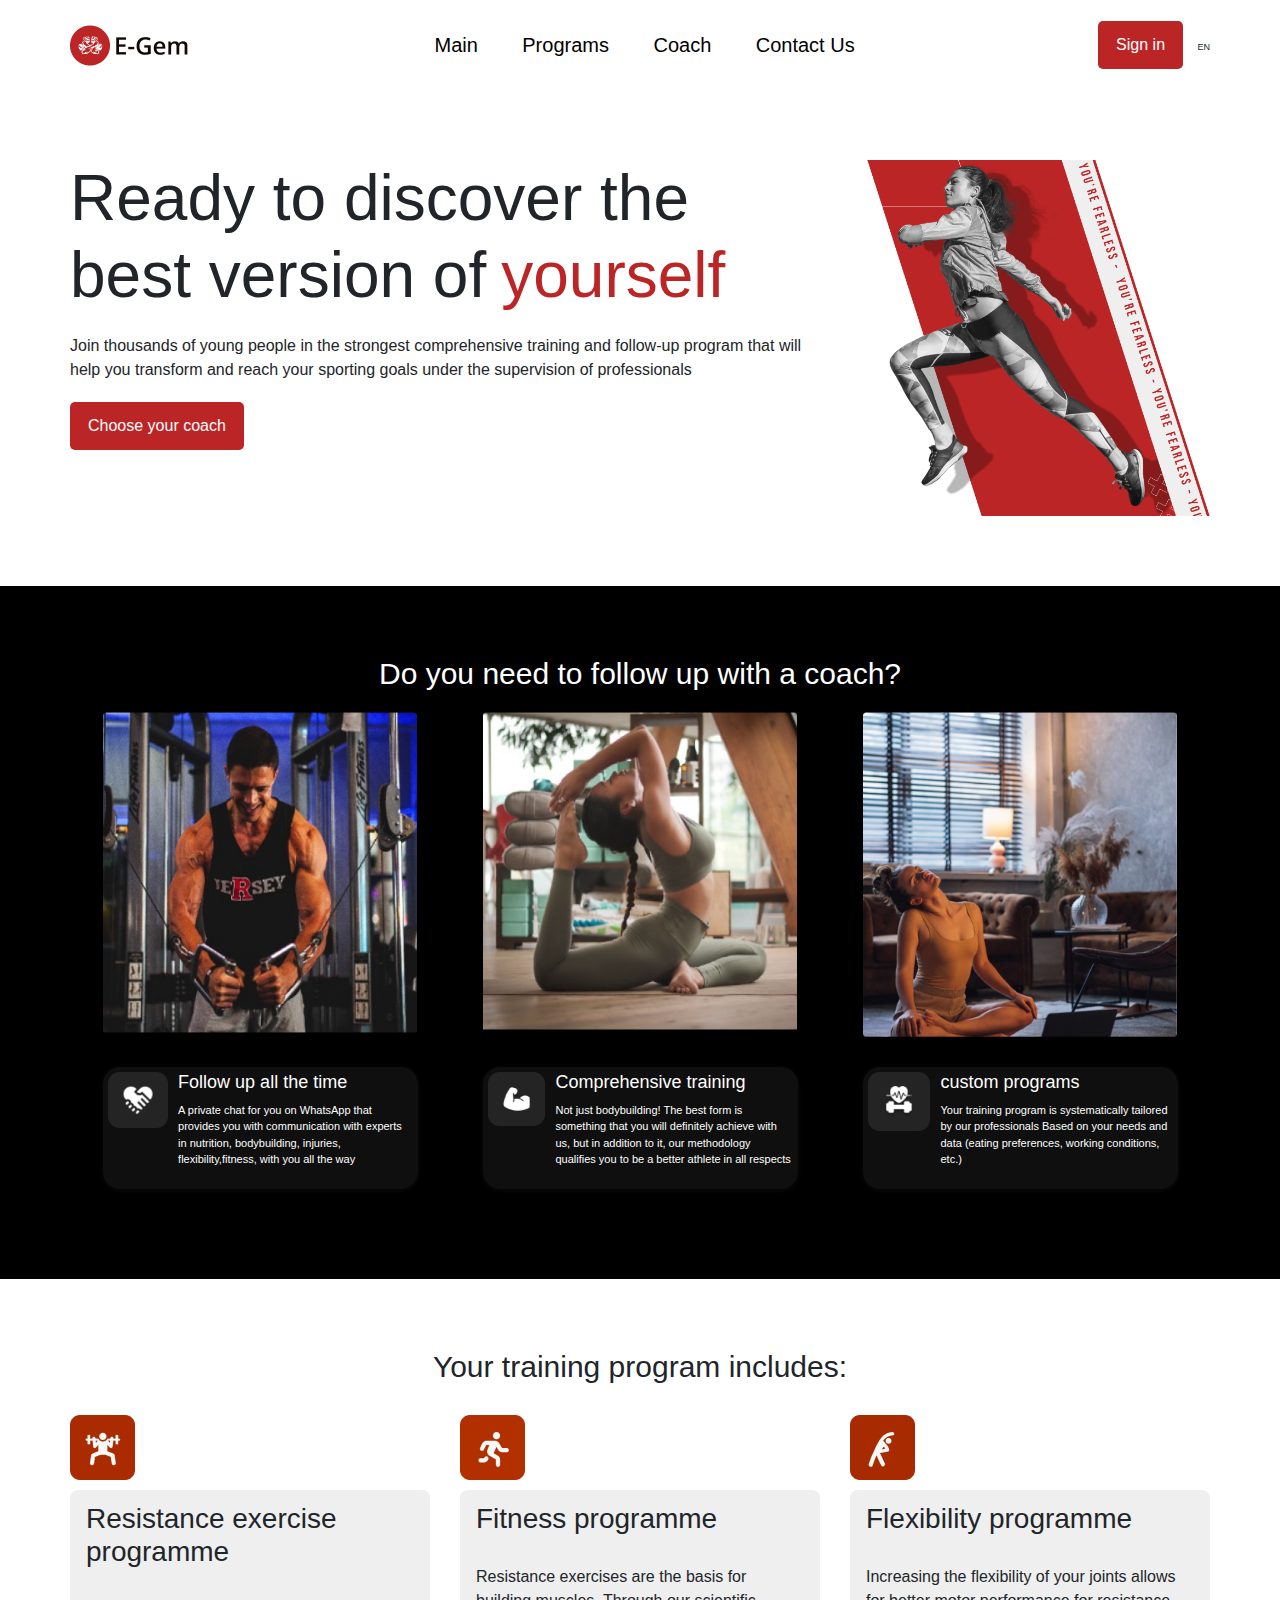
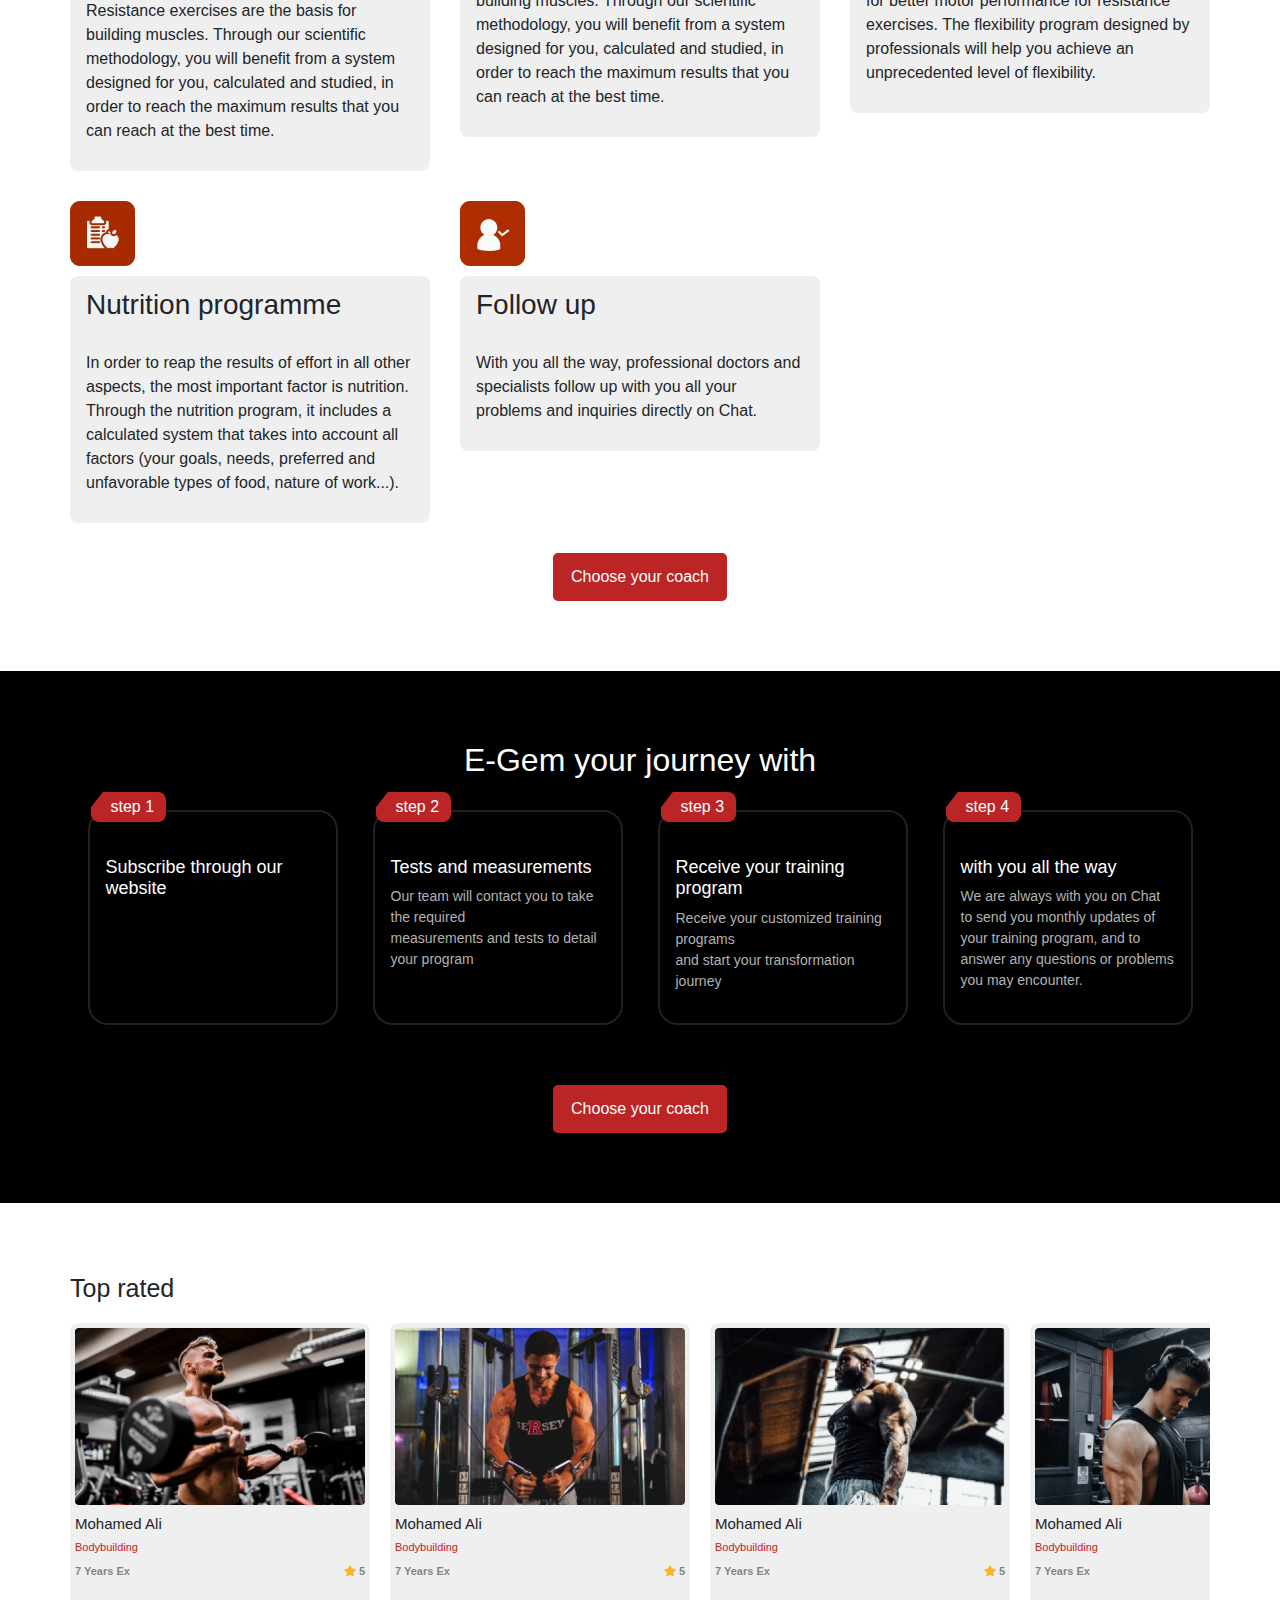
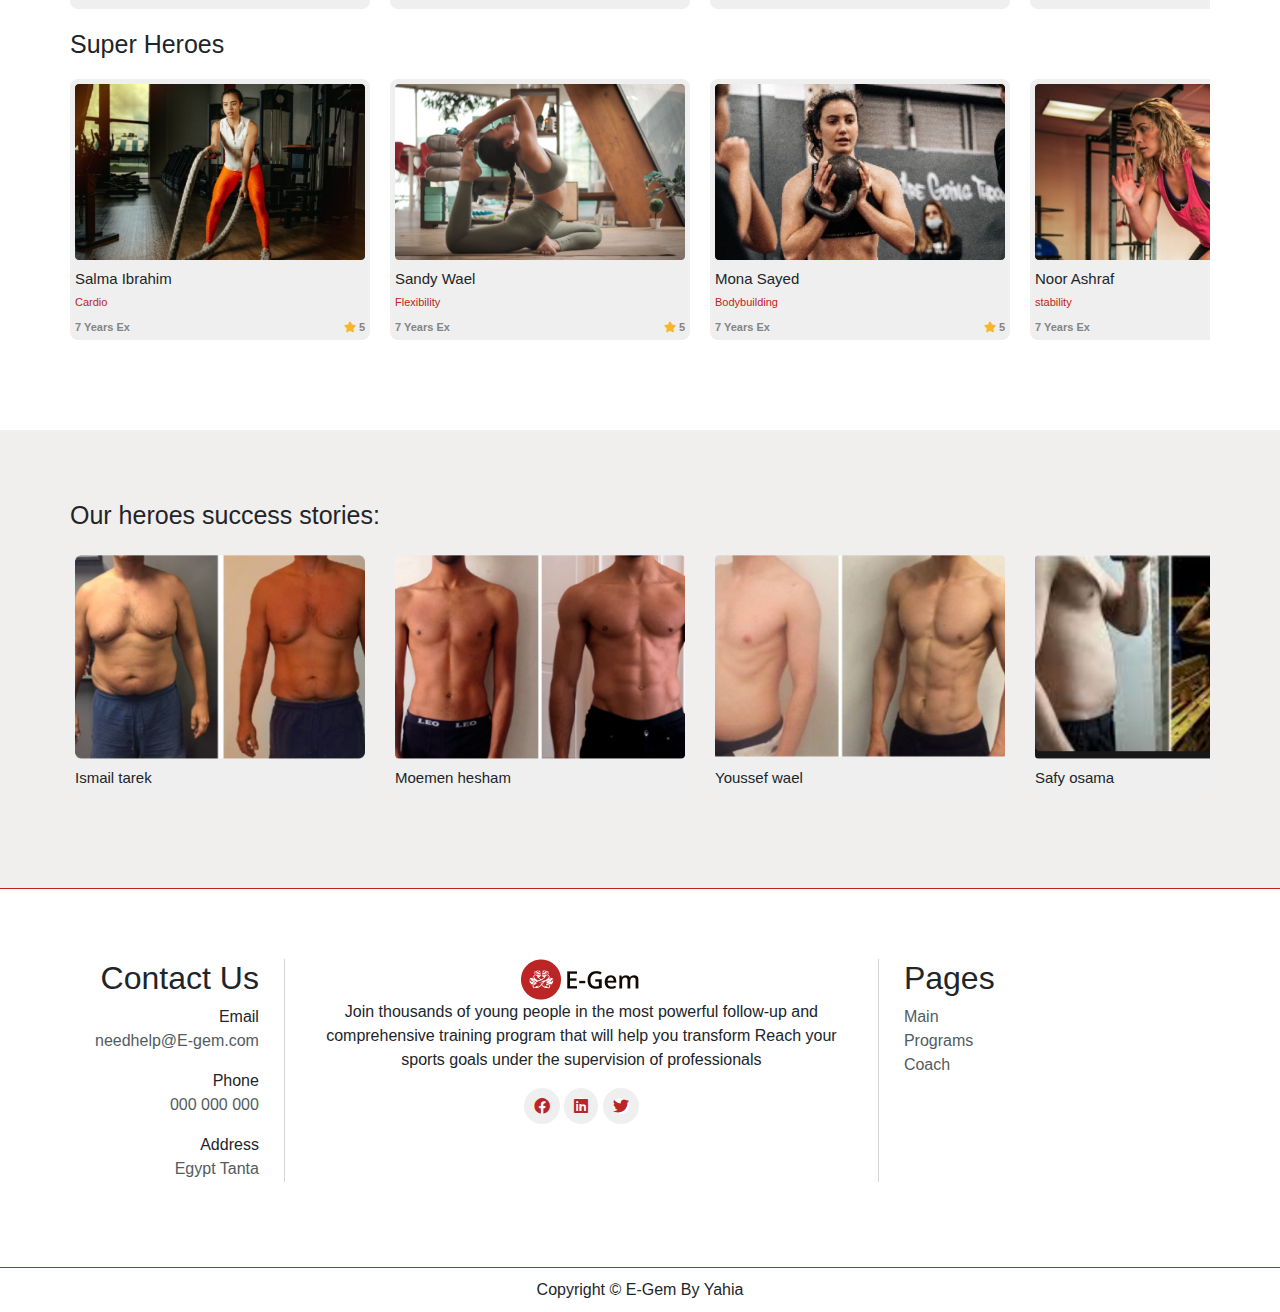
<file: index.html>
<!DOCTYPE html>
<html lang="en">
<head>
  <meta charset="UTF-8">
  <meta name="viewport" content="width=device-width, initial-scale=1.0">
  <title>E-Gem</title>
  <link rel="stylesheet" href="assets/css/all.css">
  <link rel="stylesheet" href="assets/css/bootstrap.min.css">
  <link rel="stylesheet" href="assets/css/style.css">
  <link rel="icon" type="image/x-icon" href="assets/images/icons/logo.png">
</head>
<body>
  <header id="header">
    <div class="container2">
      <a href="#" id="logo">
        <img src="assets/images/E-Gem logo.png" alt="Logo">
      </a>
      <label for="menuControl">
        <i class="fa-solid fa-bars"></i>
      </label>
      <input type="checkbox" id="menuControl">
      <nav>
        <a href="#landing" class="active">Main</a>
        <a href="#training">Programs</a>
        <a href="#top-rated">Coach</a>
        <a href="contact.html">Contact Us</a>
        <a href="sign in.html" id="sign">Sign In</a>
      </nav>
      <div class="part3">
        <button><a href="sign in.html">Sign in</a></button>
        <span id="nav-lan">EN</span>
      </div>
    </div>
  </header>
  <section id="landing">
    <div class="container2">
      <div class="landing-info">
        <h1>Ready to discover the best version of<span>yourself</span></h1>
        <p>Join thousands of young people in the strongest comprehensive training and follow-up program that will help you transform and reach
          your sporting goals under the supervision of professionals
        </p>
        <button class="btnCoach">Choose your coach</button>
      </div>
      <div class="landing-photo">
        <img src="assets/images/landing-photo.png"/>
      </div>
    </div>
  </section>
  <section id="follow">
    <div class="container2">
      <h2>Do you need to follow up with a coach?</h2>
      <div class="cards">
        <article>
          <img src="assets/images/follow 1.png" alt="a man">
          <div class="follow-card-description">
            <div class="follow-icon">
              <img src="assets/images/icons/follow 1.png" alt="hand icon">
            </div>
            <div class="text">
              <h3>Follow up all the time</h3>
              <p>A private chat for you on WhatsApp that provides you with communication with experts in nutrition, bodybuilding, injuries, flexibility,fitness, with you all the way</p>
            </div>
          </div>
        </article>
        <article>
          <img src="assets/images/follow 2.png" alt="a women">
          <div class="follow-card-description">
            <div class="follow-icon">
              <img src="assets/images/icons/follow 2.png" alt="hand icon">
            </div>
            <div class="text">
              <h3>Comprehensive training</h3>
              <p>Not just bodybuilding! The best form is something that you will definitely achieve with us, but in addition to it, our methodology qualifies you to be a better athlete in all respects</p>
            </div>
          </div>
        </article>
        <article>
          <img src="assets/images/follow 3.png" alt="a women photo">
          <div class="follow-card-description">
            <div class="follow-icon">
              <img src="assets/images/icons/follow 3.png" alt="icon photo">
            </div>
            <div class="text">
              <h3>custom programs</h3>
              <p>Your training program is systematically tailored by our professionals Based on your needs and data (eating preferences, working conditions, etc.)</p>
            </div>
          </div>
        </article>
      </div>
    </div>
  </section>
  <section id="training">
    <div class="container2">
      <h2>Your training program includes:</h2>
      <div class="training-box-card">
        <div class="card2">
          <img src="assets/images/icons/program include 1.png" alt="card1">
          <article>
            <h3>Resistance exercise programme</h3>
            <p>Resistance exercises are the basis for building muscles. Through our scientific methodology, you will benefit from a system designed for you, calculated and studied, in order to reach the maximum results that you can reach at the best time.</p>
          </article>
        </div>
        <div class="card2">
          <img src="assets/images/icons/program include 2.png" alt="card2">
          <article>
            <h3>Fitness programme</h3>
            <p>Resistance exercises are the basis for building muscles. Through our scientific methodology, you will benefit from a system designed for you, calculated and studied, in order to reach the maximum results that you can reach at the best time.</p>
          </article>
        </div>
        <div class="card2">
          <img src="assets/images/icons/program include 3.png" alt="card3">
          <article>
            <h3>Flexibility programme</h3>
            <p>Increasing the flexibility of your joints allows for better motor performance
              for resistance exercises. The flexibility program designed by
              professionals will help you achieve an
              unprecedented level of flexibility.
            </p>
          </article>
        </div>
        <div class="card2">
          <img src="assets/images/icons/program include 4.png" alt="card4">
          <article>
            <h3>Nutrition programme</h3>
            <p>In order to reap the results of effort in all
              other aspects, the most important factor is nutrition. Through the nutrition program, it includes a calculated system that takes into account all factors (your goals, needs,
              preferred and unfavorable types of food, nature of work...).</p>
          </article>
        </div>
        <div class="card2">
          <img src="assets/images/icons/program include 5.png" alt="card5">
          <article>
            <h3>Follow up</h3>
            <p>With you all the way, professional doctors and specialists follow up with you all your problems
              and inquiries directly on Chat.</p>
          </article>
        </div>
      </div>
      <button class="btnCoach">Choose your coach</button>
    </div>
  </section>
  <section id="journey">
    <div class="container2">
      <h2>E-Gem your journey with</h2>
      <div class="box-card">
        <div class="card2">
          <div class="ribbon">
            step 1
          </div>
          <h3>Subscribe through our website</h3>
        </div>
        <div class="card2">
          <div class="ribbon">
            step 2
          </div>
          <h3>Tests and measurements</h3>
          <p>Our team will contact you to take the required<br>measurements and tests to detail your program</p>
        </div>
        <div class="card2">
          <div class="ribbon">
            step 3
          </div>
          <h3>Receive your training program</h3>
          <p>Receive your customized training programs<br>and start your transformation journey</p>
        </div>
        <div class="card2">
          <div class="ribbon">
            step 4
          </div>
          <h3>with you all the way</h3>
          <p>
            We are always with you on Chat to send you
            monthly updates of your training program, and to answer any questions or problems you may encounter.
          </p>
        </div>
      </div>
      <button class="btnCoach">Choose your coach</button>
    </div>
  </section>
  <section id="top-rated">
    <div class="container2">
      <h2>Top rated</h2>
      <div class="box-card">
        <div class="moving-part">
          <article>
            <img src="assets/images/top rated 1.png" alt="top rated 1">
            <h3>Mohamed Ali</h3>
            <small>Bodybuilding</small>
            <div class="article-footer">
              <span>7 Years Ex</span>
              <span><i class="fa-solid fa-star rating"></i>5</span>
            </div>
          </article>
          <article>
            <img src="assets/images/top rated 2.png" alt="top rated 2">
            <h3>Mohamed Ali</h3>
            <small>Bodybuilding</small>
            <div class="article-footer">
              <span>7 Years Ex</span>
              <span><i class="fa-solid fa-star rating"></i>5</span>
            </div>
          </article>
          <article>
            <img src="assets/images/top rated 3.png" alt="top rated 3">
            <h3>Mohamed Ali</h3>
            <small>Bodybuilding</small>
            <div class="article-footer">
              <span>7 Years Ex</span>
              <span><i class="fa-solid fa-star rating"></i>5</span>
            </div>
          </article>
          <article>
            <img src="assets/images/top rated 4.png" alt="top rated 4">
            <h3>Mohamed Ali</h3>
            <small>Bodybuilding</small>
            <div class="article-footer">
              <span>7 Years Ex</span>
              <span><i class="fa-solid fa-star rating"></i>5</span>
            </div>
          </article>
          <article>
            <img src="assets/images/top rated 5.png" alt="top rated 5">
            <h3>Mohamed Ali</h3>
            <small>Bodybuilding</small>
            <div class="article-footer">
              <span>7 Years Ex</span>
              <span><i class="fa-solid fa-star rating"></i>5</span>
            </div>
          </article>
        </div>
      </div>
      <h2>Super Heroes </h2>
      <div class="box-card">
        <div class="moving-part">
          <article>
            <img src="assets/images/super heroes 1.png" alt="super heroes 1">
            <h3>Salma Ibrahim</h3>
            <small>Cardio</small>
            <div class="article-footer">
              <span>7 Years Ex</span>
              <span><i class="fa-solid fa-star rating"></i>5</span>
            </div>
          </article>
          <article>
            <img src="assets/images/super heroes 2.png" alt="super heroes2">
            <h3>Sandy Wael</h3>
            <small>Flexibility</small>
            <div class="article-footer">
              <span>7 Years Ex</span>
              <span><i class="fa-solid fa-star rating"></i>5</span>
            </div>
          </article>
          <article>
            <img src="assets/images/super heroes 3.png" alt="super heroes 3">
            <h3>Mona Sayed</h3>
            <small>Bodybuilding</small>
            <div class="article-footer">
              <span>7 Years Ex</span>
              <span><i class="fa-solid fa-star rating"></i>5</span>
            </div>
          </article>
          <article>
            <img src="assets/images/super heroes 4.png" alt="super heroes4">
            <h3>Noor Ashraf </h3>
            <small>stability</small>
            <div class="article-footer">
              <span>7 Years Ex</span>
              <span><i class="fa-solid fa-star rating"></i>5</span>
            </div>
          </article>
          <article>
            <img src="assets/images/super heroes 5.png" alt="super heroes5">
            <h3>Randa Gmal</h3>
            <small>Flexibility</small>
            <div class="article-footer">
              <span>7 Years Ex</span>
              <span><i class="fa-solid fa-star rating"></i>5</span>
            </div>
          </article>
        </div>
      </div>
    </div>
  </section>
  <section id="heroes-stories">
    <div class="container2">
      <h2>Our heroes success stories:</h2>
      <div class="box-card">
        <div class="moving-part">
          <article>
            <img src="assets/images/our heroes 1.png" alt="heroes 1">
            <h3>Ismail tarek</h3>
          </article>
          <article>
            <img src="assets/images/our heroes 2.png" alt="heroes 2">
            <h3>Moemen hesham</h3>
          </article>
          <article>
            <img src="assets/images/our heroes 3.png" alt="heroes 3">
            <h3>Youssef wael </h3>
          </article>
          <article>
            <img src="assets/images/our heroes 4.png" alt="heroes 4">
            <h3>Safy osama</h3>
          </article>
          <article>
            <img src="assets/images/our heroes 5.png" alt="heroes 5">
            <h3>Zyad Jo</h3>
          </article>
          <article>
            <img src="assets/images/our heroes 6.png" alt="heroes 6">
            <h3>Karim ashraf</h3>
          </article>
        </div>
      </div>
    </div>
  </section>
  <footer>
    <div class="container2">
      <div class="contact-footer">
        <h2>Contact Us</h2>
        <div class="contact-info">
          <p>
            Email
            <a href="mailto:needhelp@E-gem.com?subject=Hello%20World&body=This%20is%20the%20body%20of%20the%20email">
              needhelp@E-gem.com
            </a>
          </p>
          <p>Phone
              <a href="tel:000 000 000">000 000 000</a>
          </p>
          <p>Address<span>Egypt Tanta</span></p>
        </div>
      </div>
      <div class="about-gem">
        <img src="assets/images/E-Gem logo.png" alt="Logo">
        <p>Join thousands of young people in the most powerful follow-up and comprehensive
          training program that will help you transform Reach your sports goals under the
          supervision of professionals</p>
        <div class="social">
          <i class="fa-brands fa-facebook"></i>
          <i class="fa-brands fa-linkedin"></i>
          <i class="fa-brands fa-twitter"></i>
        </div>
      </div>
      <div class="pages">
        <h2>Pages</h2>
        <a href="#landing">Main</a>
        <a href="#training">Programs</a>
        <a href="#top-rated">Coach</a>
      </div>
    </div>
  </footer>
  <div class="copy">
    <div class="container2">
      <p>Copyright &copy; E-Gem By Yahia</p>
    </div>
  </div>
  <script src="assets/js/bootstrap.bundle.min.js"></script>
  <script src="assets/js/main.js"></script>
</body>
</html>
</file>
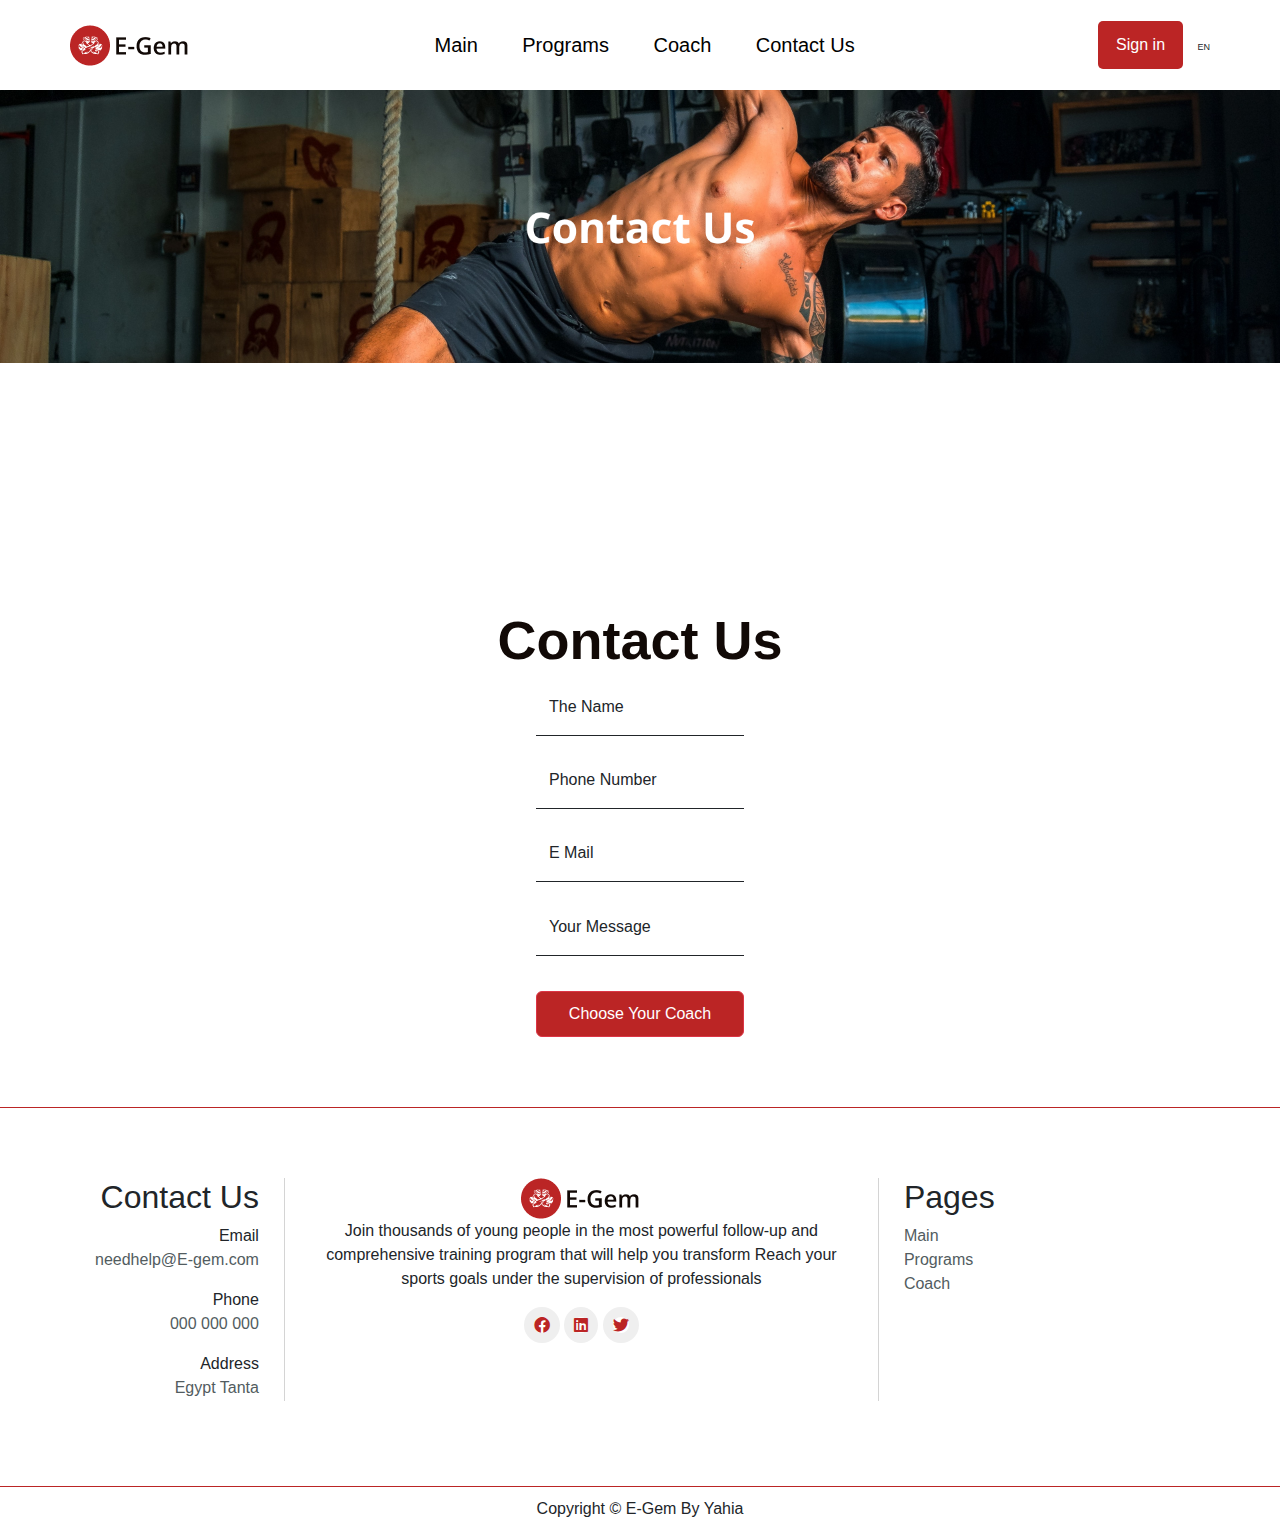
<file: contact.html>
<!DOCTYPE html>
<html lang="en">
<head>
  <meta charset="UTF-8">
  <meta name="viewport" content="width=device-width, initial-scale=1.0">
  <title>E-Gem</title>
  <link rel="stylesheet" href="assets/css/all.css">
  <link rel="stylesheet" href="assets/css/bootstrap.min.css">
  <link rel="stylesheet" href="assets/css/style.css">
  <link rel="icon" type="image/x-icon" href="assets/images/icons/logo.png">
</head>
<body>
  <header id="header">
    <div class="container2">
      <a href="#" id="logo">
        <img src="assets/images/E-Gem logo.png" alt="Logo">
      </a>
      <label for="menuControl">
        <i class="fa-solid fa-bars"></i>
      </label>
      <input type="checkbox" id="menuControl">
      <nav>
        <a href="index.html#landing">Main</a>
        <a href="index.html#training">Programs</a>
        <a href="index.html#top-rated">Coach</a>
        <a href="#" class="active">Contact Us</a>
        <a href="sign in.html" id="sign">Sign In</a>
      </nav>
      <div class="part3">
        <button><a href="sign in.html">Sign in</a></button>
        <span id="nav-lan">EN</span>
      </div>
    </div>
  </header>
<div class="header-contact"></div>
<section class="contact-us">
  <div class="container2">
    <div class="form">
      <h1>
        contact us
      </h1>
      <form action="">
        <div class="form-floating">
          <input type="text" class="form-control" id="floatingName" placeholder="the name">
          <label for="floatingName">the name</label>
        </div>
        <div class="form-floating">
          <input type="phone number" class="form-control" id="floatingPhoneNumber" placeholder="Phone number">
          <label for="floatingPhoneNumber">Phone number</label>
        </div>
        <div class="form-floating mb-3">
          <input type="email" class="form-control" id="floatingInput" placeholder="name@example.com">
          <label for="floatingEmail">e mail</label>
        </div>
        <div class="form-floating">
          <textarea type="text" class="form-control" placeholder="Leave a message here" id="floatingTextarea"></textarea>
          <label for="floatingTextarea">your message</label>
        </div>
        <div class="d-grid gap-2">
          <a href="work out.html">  
            <button class="btn btn-danger" type="button" width="1124px" height="75px" >
              choose your Coach
            </button>
          </a>
        </div>
      </form>
      </div>
  </div>
</section>
<footer>
  <div class="container2">
    <div class="contact-footer">
      <h2>Contact Us</h2>
      <div class="contact-info">
        <p>
          Email
          <a href="mailto:needhelp@E-gem.com?subject=Hello%20World&body=This%20is%20the%20body%20of%20the%20email">
            needhelp@E-gem.com
          </a>
        </p>
        <p>Phone
            <a href="tel:000 000 000">000 000 000</a>
        </p>
        <p>Address<span>Egypt Tanta</span></p>
      </div>
    </div>
    <div class="about-gem">
      <img src="assets/images/E-Gem logo.png" alt="Logo">
      <p>Join thousands of young people in the most powerful follow-up and comprehensive
        training program that will help you transform Reach your sports goals under the
        supervision of professionals</p>
      <div class="social">
        <i class="fa-brands fa-facebook"></i>
        <i class="fa-brands fa-linkedin"></i>
        <i class="fa-brands fa-twitter"></i>
      </div>
    </div>
    <div class="pages">
      <h2>Pages</h2>
      <a href="index.html#landing">Main</a>
      <a href="index.html#training">Programs</a>
      <a href="index.html#top-rated">Coach</a>
    </div>
  </div>
</footer>
<div class="copy">
  <div class="container2">
    <p>Copyright &copy; E-Gem By Yahia</p>
  </div>
</div>
<script src="assets/js/bootstrap.bundle.min.js"></script>
<script src="assets/js/main.js"></script>
</body>
</html>
</file>
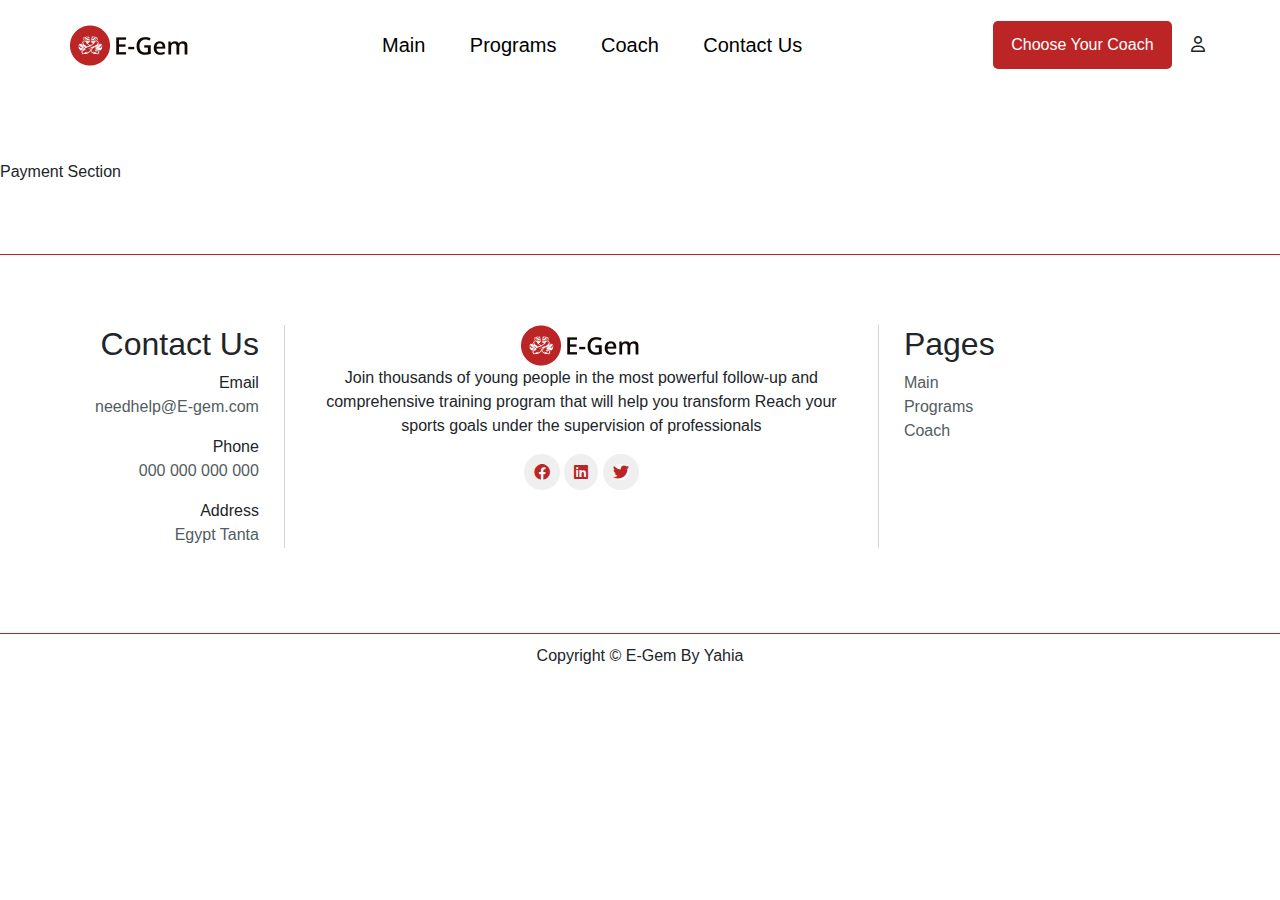
<file: payment.html>
<!DOCTYPE html>
<html lang="en">
<head>
  <meta charset="UTF-8">
  <meta name="viewport" content="width=device-width, initial-scale=1.0">
  <title>E-Gem</title>
  <link rel="stylesheet" href="assets/css/all.css">
  <link rel="stylesheet" href="assets/css/bootstrap.min.css">
  <link rel="stylesheet" href="assets/css/style.css">
  <link rel="icon" type="image/x-icon" href="assets/images/icons/logo.png">
</head>
<body>
  <header id="header">
    <div class="container2">
      <a href="#" id="logo">
        <img src="assets/images/E-Gem logo.png" alt="Logo">
      </a>
      <label for="menuControl">
        <i class="fa-regular fa-user user-icon" data-bs-toggle="modal" data-bs-target="#staticBackdrop"></i>
        <!-- Modal -->
        <div class="modal fade" id="staticBackdrop" data-bs-backdrop="static" data-bs-keyboard="false" tabindex="-1" aria-labelledby="staticBackdropLabel" aria-hidden="true">
          <div class="modal-dialog">
            <div class="modal-content">
              <div class="modal-header">
                <h5 class="modal-title" id="staticBackdropLabel">Sign Now</h5>
                <button type="button" class="btn-close" data-bs-dismiss="modal" aria-label="Close"></button>
              </div>
              <div class="modal-body">
                <!-- Nav tabs -->
                <ul class="nav nav-tabs" id="myTabs" role="tablist">
                  <li class="nav-item" role="presentation">
                    <a class="nav-link active" id="tab1-tab" data-bs-toggle="tab" href="#tab1" role="tab" aria-controls="tab1" aria-selected="true">Sign In</a>
                  </li>
                  <li class="nav-item" role="presentation">
                    <a class="nav-link" id="tab2-tab" data-bs-toggle="tab" href="#tab2" role="tab" aria-controls="tab2" aria-selected="false">Sign Up</a>
                  </li>
                </ul>
                <!-- Tab panes -->
                <div class="tab-content">
                  <div class="tab-pane fade show active" id="tab1" role="tabpanel" aria-labelledby="tab1-tab">
                    <!-- Content for Tab 1 -->
                    <p>This is the content of Tab 1.</p>
                  </div>
                  <div class="tab-pane fade" id="tab2" role="tabpanel" aria-labelledby="tab2-tab">
                    <!-- Content for Tab 2 -->
                    <p>This is the content of Tab 2.</p>
                  </div>
                </div>
              </div>
            </div>
          </div>
        </div>
        <i class="fa-solid fa-bars"></i>
      </label>
      <input type="checkbox" id="menuControl">
      <nav>
        <a href="index.html#landing" class="active">Main</a>
        <a href="index.html#training">Programs</a>
        <a href="index.html#top-rated">Coach</a>
        <a href="contact.html">Contact Us</a>
      </nav>
      <div class="part3">
        <button>Choose Your Coach</button>
        <i class="fa-regular fa-user" data-bs-toggle="modal" data-bs-target="#staticBackdrop2"></i>
        <!-- Modal -->
        <div class="modal fade" id="staticBackdrop2" data-bs-backdrop="static" data-bs-keyboard="false" tabindex="-1" aria-labelledby="staticBackdropLabel" aria-hidden="true">
          <div class="modal-dialog">
            <div class="modal-content">
              <div class="modal-header">
                <h5 class="modal-title" id="staticBackdropLabel">Sign Now</h5>
                <button type="button" class="btn-close" data-bs-dismiss="modal" aria-label="Close"></button>
              </div>
              <div class="modal-body">
                <!-- Nav tabs -->
                <ul class="nav nav-tabs" id="myTabs" role="tablist">
                  <li class="nav-item" role="presentation">
                    <a class="nav-link active" id="tab1-tab" data-bs-toggle="tab" href="#tab1" role="tab" aria-controls="tab1" aria-selected="true">Sign In</a>
                  </li>
                  <li class="nav-item" role="presentation">
                    <a class="nav-link" id="tab2-tab" data-bs-toggle="tab" href="#tab2" role="tab" aria-controls="tab2" aria-selected="false">Sign Up</a>
                  </li>
                </ul>
                <!-- Tab panes -->
                <div class="tab-content">
                  <div class="tab-pane fade show active" id="tab1" role="tabpanel" aria-labelledby="tab1-tab">
                    <!-- Content for Tab 1 -->
                    <p>This is the content of Tab 1.</p>
                  </div>
                  <div class="tab-pane fade" id="tab2" role="tabpanel" aria-labelledby="tab2-tab">
                    <!-- Content for Tab 2 -->
                    <p>This is the content of Tab 2.</p>
                  </div>
                </div>
              </div>
            </div>
          </div>
        </div>
      </div>
    </div>
  </header>

  <section>Payment Section</section>
  <footer>
    <div class="container2">
      <div class="contact-footer">
        <h2>Contact Us</h2>
        <div class="contact-info">
          <p>Email<span>needhelp@E-gem.com</span></p>
          <p>Phone<span>000 000 000 000</span></p>
          <p>Address<span>Egypt Tanta</span></p>
        </div>
      </div>
      <div class="about-gem">
        <img src="assets/images/E-Gem logo.png" alt="Logo">
        <p>Join thousands of young people in the most powerful follow-up and comprehensive
          training program that will help you transform Reach your sports goals under the
          supervision of professionals</p>
        <div class="social">
          <i class="fa-brands fa-facebook"></i>
          <i class="fa-brands fa-linkedin"></i>
          <i class="fa-brands fa-twitter"></i>
        </div>
      </div>
      <div class="pages">
        <h2>Pages</h2>
        <a href="index.html#landing">Main</a>
        <a href="index.html#training">Programs</a>
        <a href="index.html#top-rated">Coach</a>
      </div>
    </div>
  </footer>
  <div class="copy">
    <div class="container2">
      <p>Copyright &copy; E-Gem By Yahia</p>
    </div>
  </div>
  <script src="assets/js/bootstrap.bundle.min.js"></script>
  <script src="assets/js/main.js"></script>
</body>
</html>
</file>
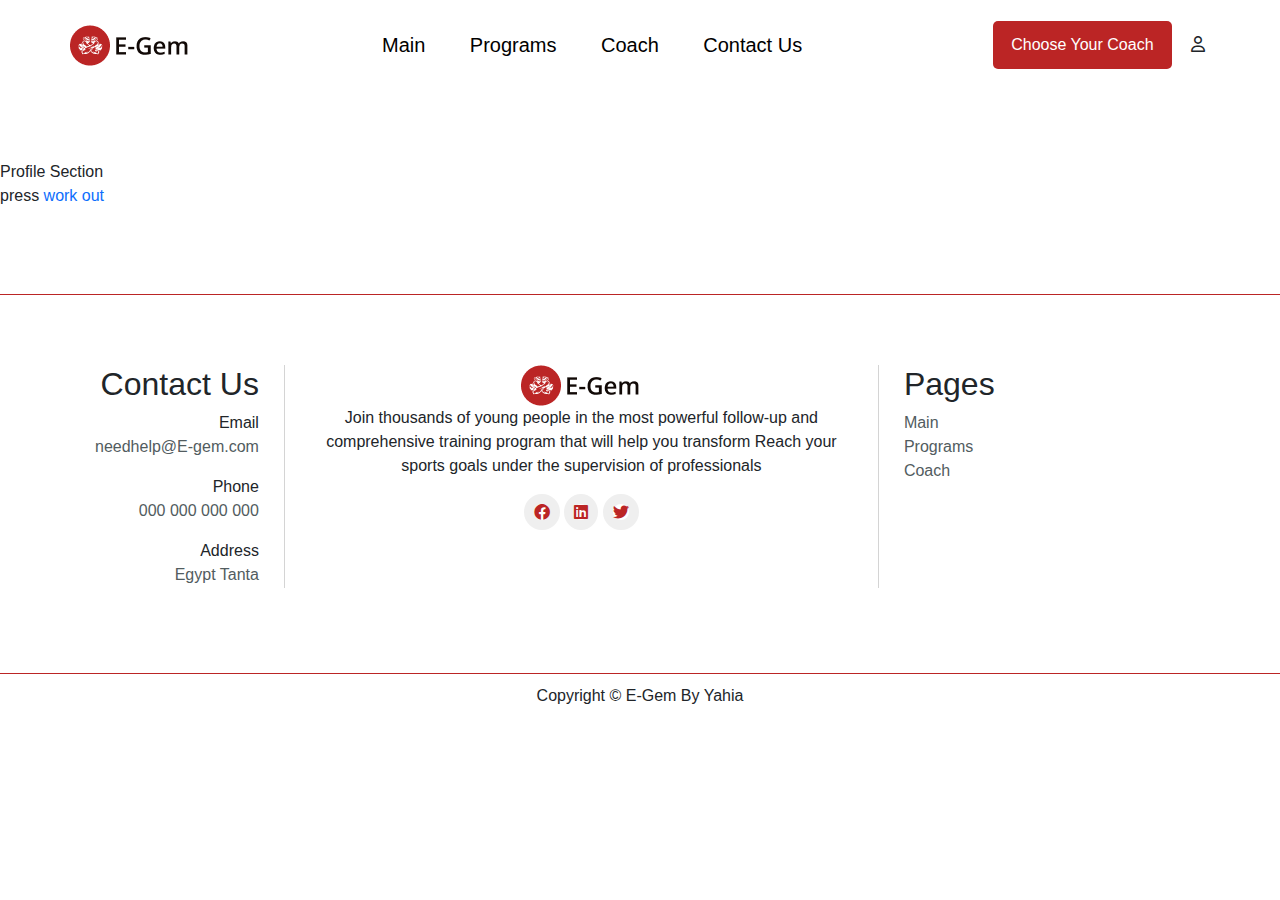
<file: profile.html>
<!DOCTYPE html>
<html lang="en">
<head>
  <meta charset="UTF-8">
  <meta name="viewport" content="width=device-width, initial-scale=1.0">
  <title>E-Gem</title>
  <link rel="stylesheet" href="assets/css/all.css">
  <link rel="stylesheet" href="assets/css/bootstrap.min.css">
  <link rel="stylesheet" href="assets/css/style.css">
  <link rel="icon" type="image/x-icon" href="assets/images/icons/logo.png">
</head>
<body>
  <header id="header">
    <div class="container2">
      <a href="#" id="logo">
        <img src="assets/images/E-Gem logo.png" alt="Logo">
      </a>
      <label for="menuControl">
        <i class="fa-regular fa-user user-icon" data-bs-toggle="modal" data-bs-target="#staticBackdrop"></i>
        <!-- Modal -->
        <div class="modal fade" id="staticBackdrop" data-bs-backdrop="static" data-bs-keyboard="false" tabindex="-1" aria-labelledby="staticBackdropLabel" aria-hidden="true">
          <div class="modal-dialog">
            <div class="modal-content">
              <div class="modal-header">
                <h5 class="modal-title" id="staticBackdropLabel">Sign Now</h5>
                <button type="button" class="btn-close" data-bs-dismiss="modal" aria-label="Close"></button>
              </div>
              <div class="modal-body">
                <!-- Nav tabs -->
                <ul class="nav nav-tabs" id="myTabs" role="tablist">
                  <li class="nav-item" role="presentation">
                    <a class="nav-link active" id="tab1-tab" data-bs-toggle="tab" href="#tab1" role="tab" aria-controls="tab1" aria-selected="true">Sign In</a>
                  </li>
                  <li class="nav-item" role="presentation">
                    <a class="nav-link" id="tab2-tab" data-bs-toggle="tab" href="#tab2" role="tab" aria-controls="tab2" aria-selected="false">Sign Up</a>
                  </li>
                </ul>
                <!-- Tab panes -->
                <div class="tab-content">
                  <div class="tab-pane fade show active" id="tab1" role="tabpanel" aria-labelledby="tab1-tab">
                    <!-- Content for Tab 1 -->
                    <p>This is the content of Tab 1.</p>
                  </div>
                  <div class="tab-pane fade" id="tab2" role="tabpanel" aria-labelledby="tab2-tab">
                    <!-- Content for Tab 2 -->
                    <p>This is the content of Tab 2.</p>
                  </div>
                </div>
              </div>
            </div>
          </div>
        </div>
        <i class="fa-solid fa-bars"></i>
      </label>
      <input type="checkbox" id="menuControl">
      <nav>
        <a href="index.html#landing" class="active">Main</a>
        <a href="index.html#training">Programs</a>
        <a href="index.html#top-rated">Coach</a>
        <a href="contact.html">Contact Us</a>
      </nav>
      <div class="part3">
        <button>Choose Your Coach</button>
        <i class="fa-regular fa-user" data-bs-toggle="modal" data-bs-target="#staticBackdrop2"></i>
        <!-- Modal -->
        <div class="modal fade" id="staticBackdrop2" data-bs-backdrop="static" data-bs-keyboard="false" tabindex="-1" aria-labelledby="staticBackdropLabel" aria-hidden="true">
          <div class="modal-dialog">
            <div class="modal-content">
              <div class="modal-header">
                <h5 class="modal-title" id="staticBackdropLabel">Sign Now</h5>
                <button type="button" class="btn-close" data-bs-dismiss="modal" aria-label="Close"></button>
              </div>
              <div class="modal-body">
                <!-- Nav tabs -->
                <ul class="nav nav-tabs" id="myTabs" role="tablist">
                  <li class="nav-item" role="presentation">
                    <a class="nav-link active" id="tab1-tab" data-bs-toggle="tab" href="#tab1" role="tab" aria-controls="tab1" aria-selected="true">Sign In</a>
                  </li>
                  <li class="nav-item" role="presentation">
                    <a class="nav-link" id="tab2-tab" data-bs-toggle="tab" href="#tab2" role="tab" aria-controls="tab2" aria-selected="false">Sign Up</a>
                  </li>
                </ul>
                <!-- Tab panes -->
                <div class="tab-content">
                  <div class="tab-pane fade show active" id="tab1" role="tabpanel" aria-labelledby="tab1-tab">
                    <!-- Content for Tab 1 -->
                    <p>This is the content of Tab 1.</p>
                  </div>
                  <div class="tab-pane fade" id="tab2" role="tabpanel" aria-labelledby="tab2-tab">
                    <!-- Content for Tab 2 -->
                    <p>This is the content of Tab 2.</p>
                  </div>
                </div>
              </div>
            </div>
          </div>
        </div>
      </div>
    </div>
  </header>

  <section>
    Profile Section
    <p>press <a href="work out.html">work out</a></p>
  </section>
  <footer>
    <div class="container2">
      <div class="contact-footer">
        <h2>Contact Us</h2>
        <div class="contact-info">
          <p>Email<span>needhelp@E-gem.com</span></p>
          <p>Phone<span>000 000 000 000</span></p>
          <p>Address<span>Egypt Tanta</span></p>
        </div>
      </div>
      <div class="about-gem">
        <img src="assets/images/E-Gem logo.png" alt="Logo">
        <p>Join thousands of young people in the most powerful follow-up and comprehensive
          training program that will help you transform Reach your sports goals under the
          supervision of professionals</p>
        <div class="social">
          <i class="fa-brands fa-facebook"></i>
          <i class="fa-brands fa-linkedin"></i>
          <i class="fa-brands fa-twitter"></i>
        </div>
      </div>
      <div class="pages">
        <h2>Pages</h2>
        <a href="index.html#landing">Main</a>
        <a href="index.html#training">Programs</a>
        <a href="index.html#top-rated">Coach</a>
      </div>
    </div>
  </footer>
  <div class="copy">
    <div class="container2">
      <p>Copyright &copy; E-Gem By Yahia</p>
    </div>
  </div>
  <script src="assets/js/bootstrap.bundle.min.js"></script>
  <script src="assets/js/main.js"></script>
</body>
</html>
</file>
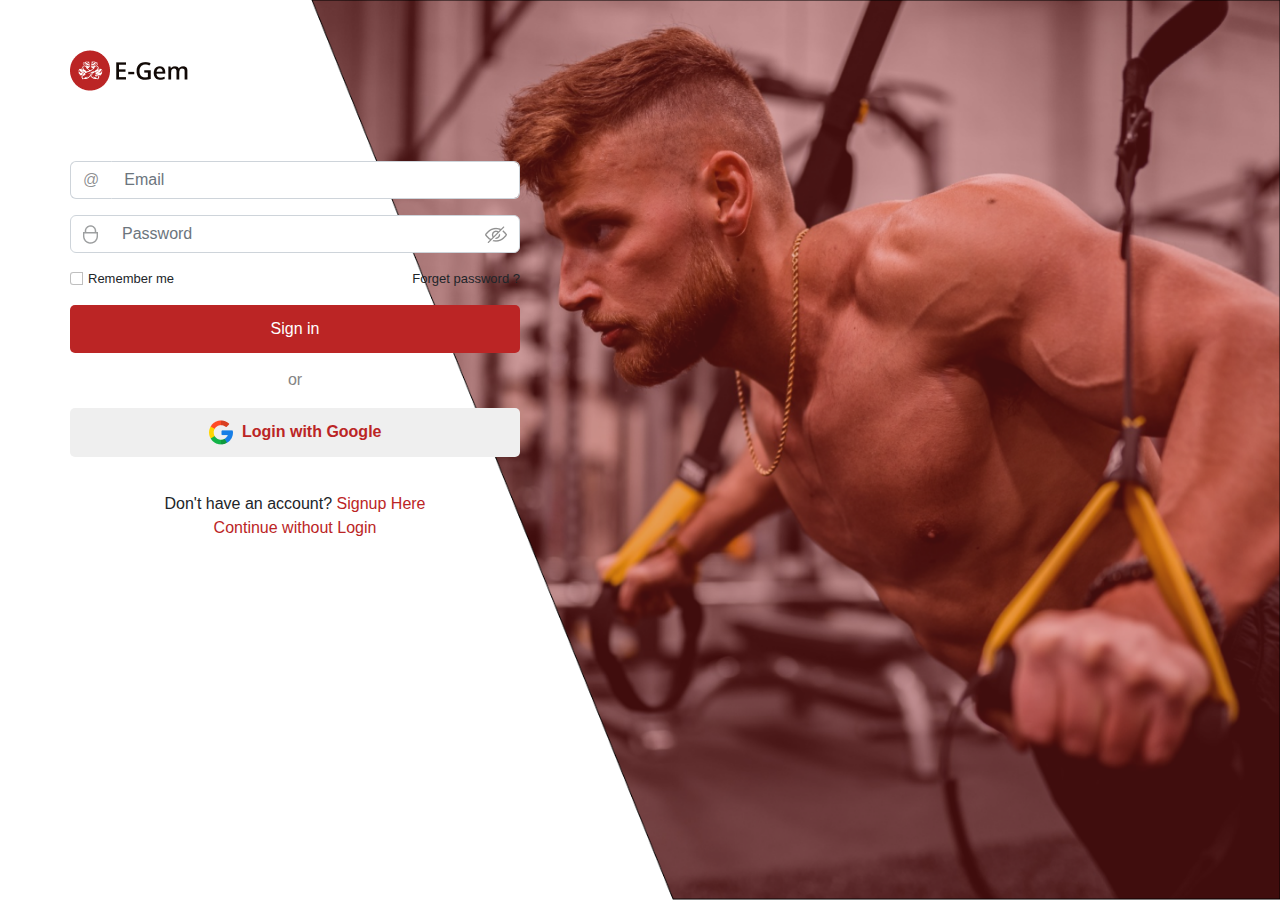
<file: sign in.html>
<!DOCTYPE html>
<html lang="en">
<head>
  <meta charset="UTF-8">
  <meta name="viewport" content="width=device-width, initial-scale=1.0">
  <title>E-Gem</title>
  <link rel="stylesheet" href="assets/css/all.css">
  <link rel="stylesheet" href="assets/css/bootstrap.min.css">
  <link rel="stylesheet" href="assets/css/style.css">
  <link rel="icon" type="image/x-icon" href="assets/images/icons/logo.png">
</head>
<body>
<section id="sign-in">
  <div class="container2">
    <header id="sign-in-header">
        <img src="assets/images/E-Gem logo.png" alt="E-Gem logo.png">
    </header>
    
    <section class="sign-in-form">
      <form action="">
        <div class="input-group mb-3">
          <!-- email icon -->
          <span class="input-group-text" id="email-icon">@</span>
          <input type="email" class="form-control" id="email-sign" placeholder="Email" style="border-left-color: transparent;" aria-label="Email" aria-describedby="addon-wrapping">
        </div>
        <!-- input-password -->
        <div class="input-group mb-3">
          <!-- lock icon -->
          <span class="input-group-text" id="lock-icon">
            <img src="assets/images/icons/password.png" alt="password img" loading="lazy">
          </span>
          <!-- input password -->
          <input type="password" class="form-control" id="password-input" placeholder="Password" aria-label="Password">
          <!-- eye icon -->
          <span type="button" id="toggle-password" class="input-group-text">
            <img src="assets/images/icons/eye.png" alt="password img" loading="lazy">
          </span>
        </div>
        <!-- remember-forget -->
        <div class="remember-forget mb-3">
          <!-- Remember me -->
          <div class="input-group">
            <input class="form-check-input" type="checkbox" id="checkbox">
            <label class="form-check-label" for="checkbox" id="checkbox-label">
              Remember me
            </label>
          </div>
          <span>Forget password ?</span>
        </div>
        <button id="sign-btn">Sign in</button>
      </form>
      <div class="mb-3 or">or</div>
      <button id="loginButton">
        <img src="assets/images/icons/icon-google.png" alt="icon-google">
        <span>Login with Google</span>
      </button>
      <div id="sign-up-text">
        <span>Don't have an account?</span>
        <a href="sign up.html" class="red-text">Signup Here</a><br>
        <a href="index.html" class="red-text">Continue without Login</a>
      </div>
    </section>
  </div>
</section>
  <script src="assets/js/bootstrap.bundle.min.js"></script>
  <script src="https://cdn.auth0.com/js/lock/11.34/lock.min.js"></script>
  <script src="assets/js/main.js"></script>
</body>
</html>
</file>
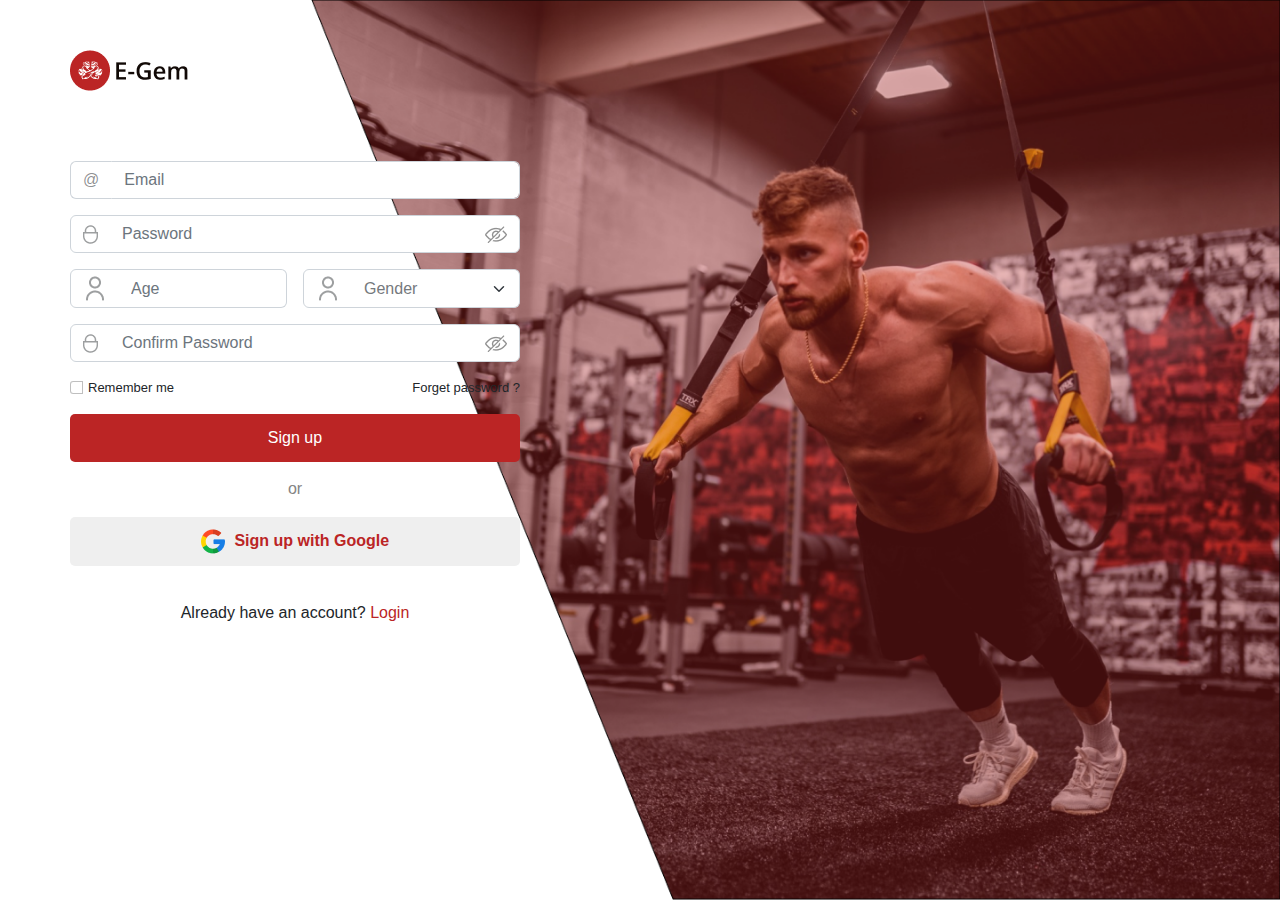
<file: sign up.html>
<!DOCTYPE html>
<html lang="en">
<head>
  <meta charset="UTF-8">
  <meta name="viewport" content="width=device-width, initial-scale=1.0">
  <title>E-Gem</title>
  <link rel="stylesheet" href="assets/css/all.css">
  <link rel="stylesheet" href="assets/css/bootstrap.min.css">
  <link rel="stylesheet" href="assets/css/style.css">
  <link rel="icon" type="image/x-icon" href="assets/images/icons/logo.png">
</head>
<body>
  <section id="sign-up">
    <div class="container2">
      <header id="sign-up-header">
        <img src="assets/images/E-Gem logo.png" alt="E-Gem logo.png">
      </header>
      <section class="sign-up-form">
        <form action="">
          <div class="input-group mb-3">
            <!-- email icon -->
            <span class="input-group-text" id="email-icon">@</span>
            <input type="email" class="form-control" id="email-sign" placeholder="Email" style="border-left-color: transparent;" aria-label="Email" aria-describedby="addon-wrapping">
          </div>
          <!-- input-password -->
          <div class="input-group mb-3">
            <!-- lock icon -->
            <span class="input-group-text" id="lock-icon">
              <img src="assets/images/icons/password.png" alt="password img" loading="lazy">
            </span>
            <!-- input password -->
            <input type="password" class="form-control" onclick="showPassword ()" id="password-input" placeholder="Password" aria-label="Password">
            <!-- eye icon -->
            <span type="button" id="toggle-password" class="input-group-text">
              <img src="assets/images/icons/eye.png" alt="password img" loading="lazy">
            </span>
          </div>
          <div class="row g-3 mb-3">
            <div class="input-group col">
              <span class="input-group-text" id="lock-icon">
                <img src="assets/images/icons/user.png" alt="user img" loading="lazy">
              </span>
              <input type="text" class="form-control" placeholder="Age" aria-label="Age">
            </div>
            <div class="input-group col">
              <span class="input-group-text" id="lock-icon">
                <img src="assets/images/icons/user.png" alt="user img" loading="lazy">
              </span>
              <select id="input-gender" class="form-select" placeholder="Gender" aria-label="Gender">
                <option selected disabled>Gender</option>
                <option>Female</option>
                <option>Male</option>
              </select>
            </div>
          </div>
          <div class="input-group mb-3">
            <!-- lock icon -->
            <span class="input-group-text" id="lock-icon">
              <img src="assets/images/icons/password.png" alt="password img" loading="lazy">
            </span>
            <!-- input password -->
            <input type="password" class="form-control" id="password-input2" placeholder="Confirm Password" aria-label="Password">
            <!-- eye icon -->
            <span type="button" id="toggle-password2" class="input-group-text">
              <img src="assets/images/icons/eye.png" alt="password img" loading="lazy">
            </span>
          </div>
          <!-- remember-forget -->
          <div class="remember-forget mb-3">
            <!-- Remember me -->
            <div class="input-group">
              <input class="form-check-input" type="checkbox" id="checkbox">
              <label class="form-check-label" for="checkbox" id="checkbox-label">
                Remember me
              </label>
            </div>
            <span>Forget password ?</span>
          </div>
          <button id="sign-btn">Sign up</button>
        </form>
        <div class="mb-3 or">or</div>
        <button id="loginButton">
          <img src="assets/images/icons/icon-google.png" alt="icon-google">
          <span>Sign up with Google</span>
        </button>
        <div id="sign-in-text">
          <span>Already have an account?</span>
          <a href="sign in.html" class="red-text">Login</a><br>
        </div>
      </section>
    </div>
  </section>
  <script src="assets/js/bootstrap.bundle.min.js"></script>
  <script src="https://cdn.auth0.com/js/lock/11.34/lock.min.js"></script>
  <script src="assets/js/main.js"></script>
</body>
</html>
</file>
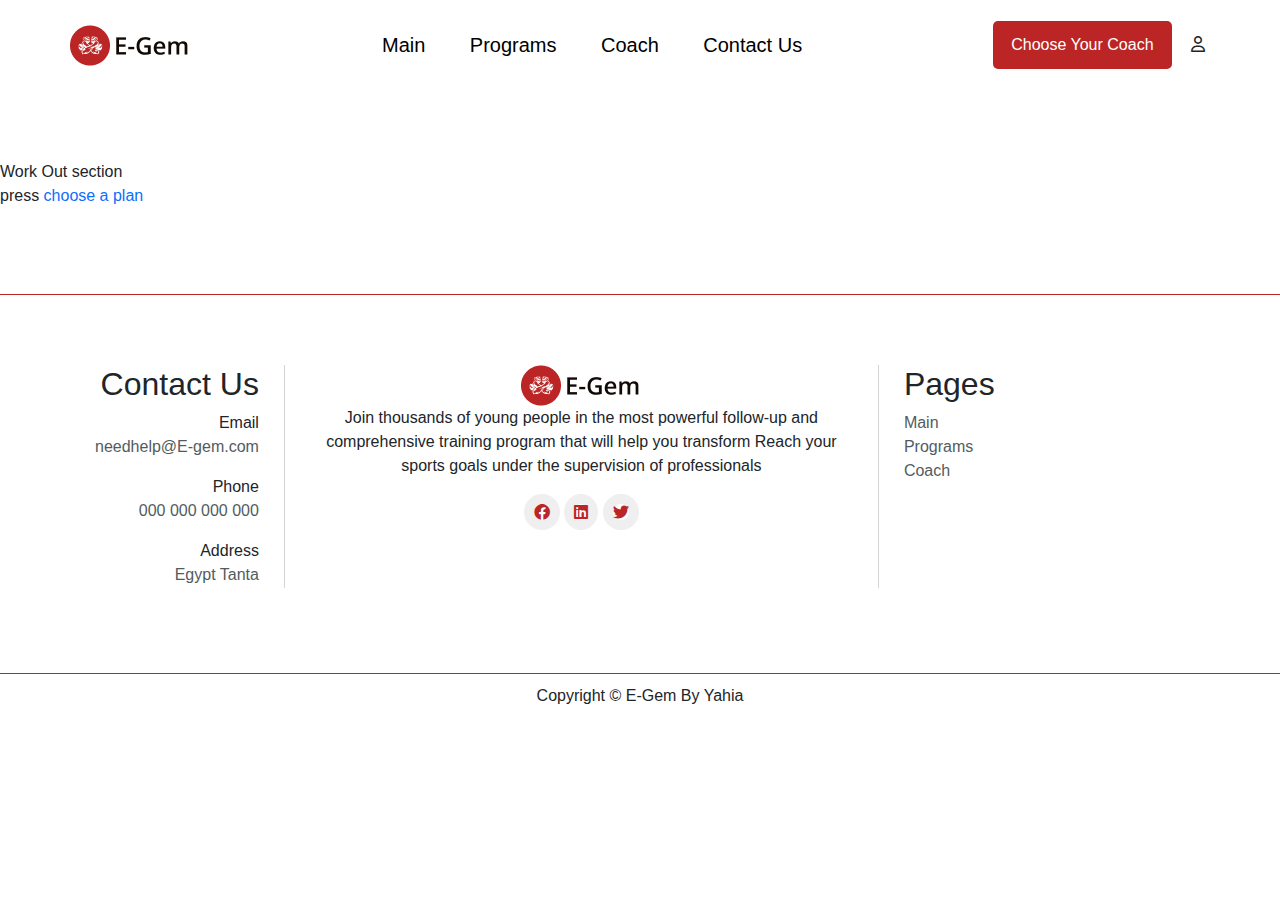
<file: work out.html>
<!DOCTYPE html>
<html lang="en">
<head>
  <meta charset="UTF-8">
  <meta name="viewport" content="width=device-width, initial-scale=1.0">
  <title>E-Gem</title>
  <link rel="stylesheet" href="assets/css/all.css">
  <link rel="stylesheet" href="assets/css/bootstrap.min.css">
  <link rel="stylesheet" href="assets/css/style.css">
  <link rel="icon" type="image/x-icon" href="assets/images/icons/logo.png">
</head>
<body>
  <header id="header">
    <div class="container2">
      <a href="#" id="logo">
        <img src="assets/images/E-Gem logo.png" alt="Logo">
      </a>
      <label for="menuControl">
        <i class="fa-regular fa-user user-icon" data-bs-toggle="modal" data-bs-target="#staticBackdrop"></i>
        <!-- Modal -->
        <div class="modal fade" id="staticBackdrop" data-bs-backdrop="static" data-bs-keyboard="false" tabindex="-1" aria-labelledby="staticBackdropLabel" aria-hidden="true">
          <div class="modal-dialog">
            <div class="modal-content">
              <div class="modal-header">
                <h5 class="modal-title" id="staticBackdropLabel">Sign Now</h5>
                <button type="button" class="btn-close" data-bs-dismiss="modal" aria-label="Close"></button>
              </div>
              <div class="modal-body">
                <!-- Nav tabs -->
                <ul class="nav nav-tabs" id="myTabs" role="tablist">
                  <li class="nav-item" role="presentation">
                    <a class="nav-link active" id="tab1-tab" data-bs-toggle="tab" href="#tab1" role="tab" aria-controls="tab1" aria-selected="true">Sign In</a>
                  </li>
                  <li class="nav-item" role="presentation">
                    <a class="nav-link" id="tab2-tab" data-bs-toggle="tab" href="#tab2" role="tab" aria-controls="tab2" aria-selected="false">Sign Up</a>
                  </li>
                </ul>
                <!-- Tab panes -->
                <div class="tab-content">
                  <div class="tab-pane fade show active" id="tab1" role="tabpanel" aria-labelledby="tab1-tab">
                    <!-- Content for Tab 1 -->
                    <p>This is the content of Tab 1.</p>
                  </div>
                  <div class="tab-pane fade" id="tab2" role="tabpanel" aria-labelledby="tab2-tab">
                    <!-- Content for Tab 2 -->
                    <p>This is the content of Tab 2.</p>
                  </div>
                </div>
              </div>
            </div>
          </div>
        </div>
        <i class="fa-solid fa-bars"></i>
      </label>
      <input type="checkbox" id="menuControl">
      <nav>
        <a href="index.html#landing" class="active">Main</a>
        <a href="index.html#training">Programs</a>
        <a href="index.html#top-rated">Coach</a>
        <a href="contact.html">Contact Us</a>
      </nav>
      <div class="part3">
        <button>Choose Your Coach</button>
        <i class="fa-regular fa-user" data-bs-toggle="modal" data-bs-target="#staticBackdrop2"></i>
        <!-- Modal -->
        <div class="modal fade" id="staticBackdrop2" data-bs-backdrop="static" data-bs-keyboard="false" tabindex="-1" aria-labelledby="staticBackdropLabel" aria-hidden="true">
          <div class="modal-dialog">
            <div class="modal-content">
              <div class="modal-header">
                <h5 class="modal-title" id="staticBackdropLabel">Sign Now</h5>
                <button type="button" class="btn-close" data-bs-dismiss="modal" aria-label="Close"></button>
              </div>
              <div class="modal-body">
                <!-- Nav tabs -->
                <ul class="nav nav-tabs" id="myTabs" role="tablist">
                  <li class="nav-item" role="presentation">
                    <a class="nav-link active" id="tab1-tab" data-bs-toggle="tab" href="#tab1" role="tab" aria-controls="tab1" aria-selected="true">Sign In</a>
                  </li>
                  <li class="nav-item" role="presentation">
                    <a class="nav-link" id="tab2-tab" data-bs-toggle="tab" href="#tab2" role="tab" aria-controls="tab2" aria-selected="false">Sign Up</a>
                  </li>
                </ul>
                <!-- Tab panes -->
                <div class="tab-content">
                  <div class="tab-pane fade show active" id="tab1" role="tabpanel" aria-labelledby="tab1-tab">
                    <!-- Content for Tab 1 -->
                    <p>This is the content of Tab 1.</p>
                  </div>
                  <div class="tab-pane fade" id="tab2" role="tabpanel" aria-labelledby="tab2-tab">
                    <!-- Content for Tab 2 -->
                    <p>This is the content of Tab 2.</p>
                  </div>
                </div>
              </div>
            </div>
          </div>
        </div>
      </div>
    </div>
  </header>

<section>
  Work Out section
  <p>press <a href="payment.html">choose a plan</a></p>
</section>
  <footer>
    <div class="container2">
      <div class="contact-footer">
        <h2>Contact Us</h2>
        <div class="contact-info">
          <p>Email<span>needhelp@E-gem.com</span></p>
          <p>Phone<span>000 000 000 000</span></p>
          <p>Address<span>Egypt Tanta</span></p>
        </div>
      </div>
      <div class="about-gem">
        <img src="assets/images/E-Gem logo.png" alt="Logo">
        <p>Join thousands of young people in the most powerful follow-up and comprehensive
          training program that will help you transform Reach your sports goals under the
          supervision of professionals</p>
        <div class="social">
          <i class="fa-brands fa-facebook"></i>
          <i class="fa-brands fa-linkedin"></i>
          <i class="fa-brands fa-twitter"></i>
        </div>
      </div>
      <div class="pages">
        <h2>Pages</h2>
        <a href="index.html#landing">Main</a>
        <a href="index.html#training">Programs</a>
        <a href="index.html#top-rated">Coach</a>
      </div>
    </div>
  </footer>
  <div class="copy">
    <div class="container2">
      <p>Copyright &copy; E-Gem By Yahia</p>
    </div>
  </div>
  <script src="assets/js/bootstrap.bundle.min.js"></script>
  <script src="assets/js/main.js"></script>
</body>
</html>
</file>
<file: assets/css/style.css>
:root {
  --mainColor: #BB2525;
  --secondColor: #fff;
  --thirdColor: #000000B2;
  --text-color: #8E8E8E;
  --textSign-color: #848484;
}
* {
  margin: 0;
  padding: 0;
  box-sizing: border-box;
  outline: none;
}
html {
  font-size: 16px;
  scroll-behavior: smooth;
}
body {
  font-family: 'Open Sans','Segoe UI', Tahoma, Geneva, Verdana, sans-serif,sans-serif;
}
a {
  text-decoration: none;
}
button {
  background-color: var(--mainColor, #BB2525);
  padding: 12px 18px;
  border: none;
  color: var(--secondColor, #fff);
  -webkit-border-radius: 5px;
  -moz-border-radius: 5px;
  border-radius: 5px;
}
section {
  padding-top: 70px;
  padding-bottom: 70px;
}
.container2 {
  margin-left: 15px;
  margin-right: 15px;
}
@media (min-width: 576px) {
}
/* Medium devices (tablets, 768px and up) */
@media (min-width: 768px) {
  .container2 {
    width: 720px;
    margin-left: auto;
    margin-right: auto;
  }
}
/* Large devices (desktops, 992px and up) */
@media (min-width: 992px) {
  .container2 {
    width: 930px;
  }
}
/* Extra large devices (large desktops, 1200px and up) */
@media (min-width: 1200px) {
  .container2 {
    width: 1140px;
  }
}
/* ####################### start header ####################### */
#header {
  width: 100%;
  position: absolute;
  top: 0;
  left: 0;
  font-family: satisfy,sans-serif;
}
/* Large devices (desktops, 992px and up) */
@media (min-width: 992px) {
  #header {
    position: static;
  }
}
#header .container2 {
  display: flex;
  flex-wrap: wrap;
  justify-content: space-between;
  align-items: center;
  padding-top: 25px;
  padding-bottom: 25px;
}
/* Large devices (desktops, 992px and up) */
@media (min-width: 992px) {
  #header .container2 {
    padding-top: 0px;
    padding-bottom: 0px;
    flex-wrap: nowrap;
  }
}
#header .container2 label {
  cursor: pointer;
  display: flex;
  align-items: center;
  justify-content: space-between;
  width: 40px;
}
/* Large devices (desktops, 992px and up) */
@media (min-width: 992px) {
  #header .container2 label {
    display: none;
  }
}
#header .container2 nav {
  width: 100%;
  z-index: 1000;
}
/* Large devices (desktops, 992px and up) */
@media (min-width: 992px) {
  #header .container2 nav {
    width: auto;
  }
}
#header .container2 nav #sign {
  display: block;
}
@media (min-width: 992px) {
#header .container2 nav #sign {
  display: none;
}
}
#header .container2 nav a:first-of-type {
  margin-top: 25px;
}
/* Large devices (desktops, 992px and up) */
@media (min-width: 992px) {
  #header .container2 nav a:first-of-type {
    margin-top: 0px;
  }
}
#header .container2 nav a {
  display: block;
  text-align: center;
  padding-top: 15px;
  padding-bottom: 15px;
  color: #000;
  border-bottom: thin dotted var(--secondColor, #fff);
  background-color: #c02d2d;
}
#header .container2 nav a:hover {
  background-color: var(--mainColor, #BB2525);
}
@media (min-width: 992px) {
  #header .container2 nav a:hover {
    background-color: #c02d2ddb;
    color: #fff;
  }
}
#header .container2 nav a:last-of-type {
  border-color: transparent;
}
/* Large devices (desktops, 992px and up) */
@media (min-width: 992px) {
  #header .container2 nav a {
    display: inline-block;
    padding-top: 30px;
    padding-bottom: 30px;
    padding-left: 20px;
    padding-right: 20px;
    font-size: 20px;
    border-bottom: none;
    background-color: var(--secondColor, #fff);
  }
}
#menuControl {
  display: none;
}
#menuControl+nav ,#header .container2 .part3 {
  display: none;
}
#menuControl:checked+nav {
  display: block;
}
/* Large devices (desktops, 992px and up) */
@media (min-width: 992px) {
  #menuControl+nav ,#header .container2 .part3 {
    display: block;
  }
}
#header .container2 .part3  button {
  margin-right: 10px;
}
#header .container2 .part3 button a {
  color: var(--secondColor, #fff);
}
#header .container2 #nav-lan {
  font-size: 9px;
}
#header .container2 div i {
  cursor: pointer;
  padding: 5px;
}
/* ####################### end header ####################### */
/* ####################### start landing ####################### */
/* Large devices (desktops, 992px and up) */
@media (min-width: 992px) {
  #landing .container2 {
  display: flex;
  justify-content: space-between;
  gap: 50px;
}
}
#landing .container2 .landing-info {
  padding-top: 70px;
}
/* Large devices (desktops, 992px and up) */
@media (min-width: 992px) {
  #landing .container2 .landing-info {
    padding-top: 0px;
  }
}
#landing .container2 .landing-info h1 {
  font-size: 48px;
  margin-bottom: 20px;
}
#landing .container2 .landing-info p {
  margin-bottom: 20px;
}
/* Large devices (desktops, 992px and up) */
@media (min-width: 992px) {
  #landing .container2 .landing-info h1 {
    font-size: 64px;
  }
}
#landing .container2 .landing-info span {
  margin-left: 15px;
  color: var(--mainColor,#BB2525);
}
#landing .container2 .landing-photo {
  display: none;
  max-width: 550px;
}
#landing .container2 .landing-photo img ,
#follow .container2 .cards article img ,
#top-rated .container2 .box-card article img ,
#heroes-stories .container2 .box-card .moving-part img {
  max-width: 100%;
}
/* Large devices (desktops, 992px and up) */
@media (min-width: 992px) {
  #landing .container2 .landing-photo {
    display: block;
  }
}
/* ####################### end landing ####################### */
/* ####################### start follow ####################### */
#follow {
background-color: #000000;
color: var(--secondColor,#fff);
}
#follow .container2 h2 ,
#training .container2 h2 {
  text-align: center;
  font-size: 30px;
  margin-bottom: 20px;
}
/* Large devices (desktops, 992px and up) */
@media (min-width: 992px) {
  #follow .container2 .cards {
    display: flex;
    justify-content: space-between;
  }
}
#follow .container2 .cards article {
  text-align: center;
  max-width: 315px;
  margin-left: auto;
  margin-right: auto;
  margin-bottom: 20px;
}
/* Large devices (desktops, 992px and up) */
@media (min-width: 992px) {
  #follow .container2 .cards article > img {
    margin-bottom: 30px;
  }
}
#follow .container2 .cards article .follow-card-description {
  background-color: #D9D9D912;
  box-shadow: 0px 1px 3px 2px #52525212;
  border-bottom-left-radius: 17px;
  border-bottom-right-radius: 17px;
  display: flex;
  justify-content: space-between;
  align-items: flex-start;
  padding: 5px;
}
/* Large devices (desktops, 992px and up) */
@media (min-width: 992px) {
  #follow .container2 .cards article .follow-card-description {
    border-radius: 17px;
  }
}
#follow .container2 .cards article .follow-card-description .text {
  text-align: left;
  margin-left: 10px;
}
#follow .container2 .cards article .follow-card-description h3 ,
#journey .container2 .box-card .card2 h3 {
  font-size: 18px;
}
#follow .container2 .cards article .follow-card-description p {
  font-size: 11px;
  font-weight: 400;
}
#follow .container2 .cards article .follow-icon {
  width: 130px;
  padding: 13px 14px;
  border: 1px solid #242424;
  background-color: #242424;
  -webkit-border-radius: 11px;
  -moz-border-radius: 11px;
  border-radius: 11px;
}
/* ####################### end follow ####################### */

/* ####################### start training ####################### */
#training {
  text-align: center;
}
#training .container2 h2 ,
#training .container2 .training-box-card ,
#journey .container2 h2 ,
#journey .container2 .box-card {
  margin-bottom: 30px;
}
#training .container2 .training-box-card {
  text-align: left;
}
/* Large devices (desktops, 992px and up) */
@media (min-width: 992px) {
  #training .container2 .training-box-card {
    display: grid;
    grid-template-columns: repeat(auto-fill, minmax(300px, 1fr));
    grid-gap: 30px;
  }
}
#training .container2 .training-box-card .card2 {
  margin-bottom: 25px;
}
/* Large devices (desktops, 992px and up) */
@media (min-width: 992px) {
  #training .container2 .training-box-card .card2 {
    margin-bottom: 0px;
  }
}
#training .container2 .training-box-card article {
  background-color: #EFEFEF;
  margin-top: 10px;
  padding: 12px 16px;
  -webkit-border-radius: 8px;
  -moz-border-radius: 8px;
  border-radius: 8px;
}
#training .container2 .training-box-card article h3 {
  margin-bottom: 30px;
}
/* ####################### end training ####################### */
/* ####################### start journey ####################### */
#journey {
  background-color: #000;
  color: var(--secondColor,#FFF);
  text-align: center;
}
/* Large devices (desktops, 992px and up) */
@media (min-width: 992px) {
  #journey .container2 .box-card {
    display: flex;
    justify-content: space-between;
  }
}
#journey .container2 .box-card .card2 {
  text-align: left;
  border: 2px solid #202020;
  -webkit-border-radius: 20px;
  -moz-border-radius: 20px;
  border-radius: 20px;
  width: 250px;
  position: relative;
  padding: 15px 16px;
  margin-right: auto;
  margin-left: auto;
  margin-bottom: 40px;
}
/* Large devices (desktops, 992px and up) */
@media (min-width: 992px) {
  #journey .container2 .box-card .card2 {
    margin-bottom: 30px;
  }
}
#journey .container2 .box-card .card2 .ribbon {
  background-color: #BB2525;
  position: relative;
  top: -20px;
  left: -15px;
  -webkit-transform: translateY(-50%);
  -moz-transform: translateY(-50%);
  transform: translateY(-50%);
  -webkit-border-radius: 8px;
  -moz-border-radius: 8px;
  border-radius: 8px;
  width: fit-content;
  padding: 3px 12px 3px 20px;
}
#journey .container2 .box-card .card2 .ribbon::before {
  content: "";
  width: 27px;
  height: 27px;
  position: absolute;
  top: -40%;
  left: -20px;
  -webkit-transform: rotate(-142deg);
  -moz-transform: rotate(-142deg);
  transform: rotate(-142deg);
  background-color: #000;
}
#journey .container2 .box-card .card2 p {
  font-size: 14px;
  font-weight: 400;
  color: #B2B2B2;
}
/* ####################### end journey ####################### */
/* ####################### start top-rated ####################### */
#top-rated .container2 h2 ,
#heroes-stories .container2 h2 {
  font-size: 25px;
  margin-bottom: 20px;
  text-align: center;
}
/* Large devices (desktops, 992px and up) */
@media (min-width: 992px) {
  #top-rated .container2 h2 ,
  #heroes-stories .container2 h2 {
    text-align: left;
  }
}
/* Large devices (desktops, 992px and up) */
@media (min-width: 992px) {
  #top-rated .container2 .box-card ,
  #heroes-stories .container2 .box-card {
    width: 100%;
    overflow: hidden;
    margin-left: auto;
    margin-right: auto;
  }
  #top-rated .container2 .box-card .moving-part {
    -webkit-animation: slide-in 2.5s ease-in-out infinite alternate-reverse;
    animation: slide-in 2.5s ease-in-out infinite alternate-reverse;
}
  #top-rated .container2 .box-card .moving-part ,
  #heroes-stories .container2 .box-card .moving-part {
    display: flex;
    flex-wrap: nowrap;
    column-gap: 20px;
    cursor: pointer;
    width: 100%;
  }
  #top-rated .container2 .box-card .moving-part:hover ,
  #heroes-stories .container2 .box-card .moving-part:hover {
    animation-play-state: paused;
  }
}
@keyframes slide-in {
  0% {
    transform: translateX(0);
  }
  100% {
    transform: translateX(-350px);
}
}
@keyframes slide-in2 {
  0% {
    transform: translateX(0);
  }
  100% {
    transform: translateX(-700px);
    -webkit-transform: translateX(-700px);
    -moz-transform: translateX(-700px);
    -ms-transform: translateX(-700px);
    -o-transform: translateX(-700px);
}
}
#top-rated .container2 .box-card article ,
#heroes-stories .container2 .box-card article {
  width: 300px;
  margin-left: auto;
  margin-right: auto;
  background-color: #EFEFEF;
  margin-bottom: 20px;
  padding: 5px;
  -webkit-border-radius: 8px;
  -moz-border-radius: 8px;
  border-radius: 8px;
}
@media (min-width: 992px) {
  #top-rated .container2 .box-card article ,
  #heroes-stories .container2 .box-card article {
    flex-shrink: 0;
    margin-left: 0;
    margin-right: 0;
  }
}
#top-rated .container2 .box-card article img ,
#heroes-stories  .container2 .box-card article img {
  -webkit-border-radius: 4px;
  -moz-border-radius: 4px;
  border-radius: 4px;
  margin-bottom: 10px;
}
#top-rated .container2 .box-card article h3 ,
#heroes-stories .container2 .box-card article h3 {
  font-size: 15px;
  margin-bottom: 6px;
}
#top-rated .container2 .box-card article small {
  color: #BB2525;
  font-size: 11px;
  margin-bottom: 20px;
  margin-bottom: 8px;
  display: block;
}
#top-rated .container2 .box-card article .article-footer {
  display: flex;
  justify-content: space-between;
  align-items: center;
  color: #848484;
  font-size: 11px;
  font-weight: 600;
}
#top-rated .container2 .box-card article .rating {
  color: #ffa700d6;
  margin-right: 3px;
}
/* ####################### end top-rated ####################### */
/* ####################### start footer ####################### */
#heroes-stories {
  background-color: #F1EEEE;
}
@media (min-width: 992px) {
#heroes-stories .container2 .box-card .moving-part {
  -webkit-animation: slide-in2 3s ease-in-out infinite alternate-reverse;
  animation: slide-in2 3s ease-in-out infinite alternate-reverse;
}
}
/* ####################### start footer ####################### */
/* ####################### start footer ####################### */
footer {
  padding-top: 70px;
  padding-bottom: 70px;
  border-top: 1px solid var(--mainColor);
  border-bottom: 1px solid var(--mainColor);
}
@media (min-width: 992px) {
  footer .container2 {
    display: flex;
  }
}
footer .container2 .contact-footer {
  text-align: center;
  padding-right: 25px;
  padding-left: 25px;
  margin-left: auto;
  margin-right: auto;
  margin-bottom: 15px;
}
/* Large devices (desktops, 992px and up) */
@media (min-width: 992px) {
  footer .container2 .contact-footer {
    text-align: right;
    margin: 0;
  }
}
footer .container2 span ,
footer .container2 p a {
  display: block;
  color: #525C60;
}
footer .container2 p a:hover {
  color: #0d6efd;;
}
footer .container2 .about-gem {
  text-align: center;
  border-right: 1px solid #D4D4D4;
  border-left: 1px solid #D4D4D4;
  padding-right: 25px;
  padding-left: 25px;
  margin-bottom: 15px;
}
footer .container2 .about-gem .social {
  color: var(--mainColor);
}
footer .container2 .about-gem .social i {
  border: 10px solid #EFEFEF;
  -webkit-border-radius: 50%;
  -moz-border-radius: 50%;
  border-radius: 50%;
  cursor: pointer;
}
footer .container2 p {
  max-width: 543px;
}
footer .container2 .pages {
  padding-right: 25px;
  padding-left: 25px;
  text-align: center;
  margin-left: auto;
  margin-right: auto;
}
@media (min-width: 992px) {
  footer .container2 .pages  {
    text-align: left;
    margin: 0;
  }
}
footer .container2 .pages a {
  display: block;
  color: #525C60;
}
footer .container2 .pages a:hover {
  color: var(--mainColor,#BB2525);
}
.copy .container2 {
  text-align: center;
  padding-top: 10px;
  padding-bottom: 10px;
}
.copy .container2 p {
  margin-bottom: 0!important;
}
/* ####################### end footer ####################### */
/* ####################### start contact page ####################### */
/* Large devices (desktops, 992px and up) */
@media (min-width: 992px) {
  .header-contact {
    background: url(../images/contact.png) no-repeat;
    background-size: contain;
    width:100%;
    height:50vh;
  }
}
.contact-us h1 {
  color: #110906;
  font-size: 54px;
  font-weight: 700;
  line-height: 60px;
  letter-spacing: 0em;
  text-align: center;
  text-transform: capitalize;
}
.contact-us .form {
  width: Hug (1,131px);
  height: Hug (571px);
  top: 745px;
  left: 394px;
  gap: 56px;
  text-align: center;
  justify-content: space-around;
  justify-items: center;
  align-content: center;
}
.contact-us form input[type="text"],
.contact-us form input[type="email"],
.contact-us form input[type="phone number"],
.contact-us form textarea[type="text"]{
  border: none;
  border-bottom:1px  solid;
  border-radius: 0%;
  font-family: Open Sans;
  font-size: 15px;
  font-weight: 10;
  letter-spacing: 0em;
  text-align: left;
  margin-bottom: 15px;
}
.contact-us form textarea[type="text"] {
  resize: none;
  margin-bottom: 35px;
}
.contact-us form label[for="floatingName"] ,
.contact-us form label[for="floatingPhoneNumber"] ,
.contact-us form label[for="floatingEmail"] ,
.contact-us form label[for="floatingTextarea"] ,
.contact-us form button[type="button"] {
  text-transform: capitalize;
}
.contact-us form button[type="button"] {
  width: 100%;
  padding-top: 10px;
  padding-bottom: 10px;
  background-color: var(--mainColor);
}
/* ####################### end contact page ####################### */
/* ####################### start payment ####################### */
.payment .container {
  display: flex;
  justify-content:space-between;
}
.payment .container .card {
  width: Fixed (585px);
  height: 607px;
  left: 48px;
  padding: 24px;
  border-radius: 8px ;
  border: 3px solid var(--mainColor);
  gap: 16px;
}
.payment .container .card-body .card-title{
  font-family: system-ui, -apple-system, BlinkMacSystemFont, 'Segoe UI', Roboto, Oxygen, Ubuntu, Cantarell, 'Open Sans', 'Helvetica Neue', sans-serif;
  font-size: 24px;
  font-weight: 600;
  line-height: 33px;
  letter-spacing: 0em;
  text-align: left;
  color: var(--thirdColor);
  text-transform: capitalize;
}
.payment .container .card-body .card-text {
  font-family: system-ui, -apple-system, BlinkMacSystemFont, 'Segoe UI', Roboto, Oxygen, Ubuntu, Cantarell, 'Open Sans', 'Helvetica Neue', sans-serif;
  font-size: 16px;
  font-weight: 400;
  line-height: 22px;
  letter-spacing: 0em;
  text-align: left;
  color: var(--thirdColor);
}
.payment .container .personal {
  margin: 20px 0px  100px 0px ;
  height: 800px;
}

.payment .container .personal .personal-info {
  width: Hug (1,133px);
  height: Hug (292px);
  top: 230px;
  left: 741px;
  gap: 48px;
}
.payment .container .personal .personal-info h2 {
  font-family: system-ui, -apple-system, BlinkMacSystemFont, 'Segoe UI', Roboto, Oxygen, Ubuntu, Cantarell, 'Open Sans', 'Helvetica Neue', sans-serif;
  font-size: 40px;
  font-weight: 600;
  line-height: 22px;
  letter-spacing: 0em;
  text-align: left;
}
.payment .container .personal .payment-methods {
  width: Hug (900px);
  height: Hug (460.2px);
  top: 594px;
  left: 741px;
  gap: 40px;
}
/* ####################### end payment ####################### */
/* ####################### start sign in ####################### */
#sign-in ,
#sign-up {
  background-image: none;
  padding-top: 50px;
}
/* Large devices (desktops, 992px and up) */
@media (min-width: 992px) {
  #sign-in {
  background-image: url('../images/sign\ in.png');
  }
  #sign-in ,
  #sign-up {
    background-repeat: no-repeat;
    background-position: right;
    background-size: contain;
    height: 100vh;
  }
}
#sign-in .sign-in-form ,
#sign-up .sign-up-form {
  width: 300px;
  margin-right: auto;
  margin-left: auto;
}
/* Large devices (desktops, 992px and up) */
@media (min-width: 992px) {
  #sign-in .sign-in-form ,
  #sign-up .sign-up-form {
    width: 450px;
    margin-right: 0;
    margin-left: 0;
  }
}
#sign-in .sign-in-form #email-icon ,
#sign-up .sign-up-form #email-icon {
  background-color: var(--secondColor);
  border-right-color: transparent;
  color: #21252985;
}
#sign-in .sign-in-form #lock-icon ,
#sign-up .sign-up-form #lock-icon {
  background-color :var(--secondColor);
}
#sign-in .sign-in-form #password-input ,
#sign-up .sign-up-form #password-input ,
#sign-up .sign-up-form #password-input2 {
  border-left: none;
  border-right: none;
}
#sign-in .sign-in-form #toggle-password ,
#sign-up .sign-up-form #toggle-password ,
#sign-up .sign-up-form #toggle-password2 {
  background-color:var(--secondColor);
}
#sign-in .sign-in-form .remember-forget ,
#sign-up .sign-up-form .remember-forget {
  display: flex;
  justify-content: space-between;
  align-items: center;
  font-size: 13px;
}
#sign-in .sign-in-form span ,
#sign-up .sign-up-form span {
  white-space: nowrap;
}
#sign-in .sign-in-form #checkbox-label ,
#sign-up .sign-up-form #checkbox-label {
  margin-left: 5px;
}
#sign-in .sign-in-form #sign-btn ,
#sign-up .sign-up-form #sign-btn {
  margin-bottom: 15px;
}
#sign-in .sign-in-form button ,
#sign-up .sign-up-form button {
  width: 100%;
}
#sign-in .sign-in-form .or ,
#sign-up .sign-up-form .or {
  text-align: center;
  color: #848484;
}
#sign-in .sign-in-form #loginButton ,
#sign-up .sign-up-form #loginButton {
  background-color: #EFEFEF;
  color: var(--mainColor);
  font-weight: bold;
  margin-bottom: 35px;
}
#sign-in .sign-in-form #loginButton span ,
#sign-up .sign-up-form #loginButton span {
  margin-left: 5px;
}
#sign-in .sign-in-form #sign-up-text ,
#sign-up .sign-up-form #sign-in-text {
  text-align: center;
}
#sign-in .sign-in-form .red-text ,
#sign-up .sign-up-form .red-text {
  color: var(--mainColor);
}
/* ####################### end sign in ####################### */
/* ####################### start sign in ####################### */
@media (min-width: 992px) {
  #sign-up {
    background-image: url('../images/sign\ up.png');
  }
}
#sign-up #input-gender {
  color: #75797D;
}
#sign-up .sign-up-form .row .input-group input,
#sign-up .sign-up-form .row .input-group select {
  border-left: none;
}
/* ####################### end sign up ####################### */
/* ####################### start work-out ####################### */
.work-out {
  width: 100%;
  height: 100%;
}
.work-out .header-work-out {
  background: url(../images/work\ out.png) no-repeat;
  background-size:contain;
  width: 100%;
  height: 535px;
}
.work-out .workOut-content {
  display:flex;
  justify-content: center;
  gap: 50px;
}
.work-out .workOut-content .container-work {
  display:flex;
  border-radius: 16px;
  border: 1px solid var(--mainColor);
  gap: 42px;
  width: Hug (1,097px);
  height: Hug (232px);
  top: 754px;
  left: 411px;
  padding: 24px;
}
.work-out .workOut-content .container-work span {
  font-family: system-ui, -apple-system, BlinkMacSystemFont, 'Segoe UI', Roboto, Oxygen, Ubuntu, Cantarell, 'Open Sans', 'Helvetica Neue', sans-serif;
  font-size: 48px;
  font-weight: 600;
  line-height: 60px;
  letter-spacing: 0em;
  text-align: center;
  color: var(--mainColor);
  display: block;
}
.work-out .workOut-content .container-work h1 {
  font-family: system-ui, -apple-system, BlinkMacSystemFont, 'Segoe UI', Roboto, Oxygen, Ubuntu, Cantarell, 'Open Sans', 'Helvetica Neue', sans-serif;
  font-size: 48px;
  font-weight: 600;
  line-height: 60px;
  letter-spacing: 0em;
  text-align: center;
  padding: 10px;
}
.work-out .workOut-content .container-work .Experience {
  border-left: 1px solid var(--mainColor);
  Padding :12px, 24px, 12px, 24px;
}
.work-out .workOut-content .container-work .ActiveClients {
  border-left: 1px solid var(--mainColor);
  Padding :12px, 24px, 12px, 24px;
}
.work-out .workOut-content a {
  width: 92px;
  height: 92px;
  background-color: var(--mainColor);
  border-radius: 50%;
}
.work-out .workOut-content a img {
  width: 45.5px;
  height: 38.5px;
  top: 29px;
}
.work-out .DescriptionAboutMe {
  width: Hug (1,732px);
  height: Hug (308px);
  margin-top: 50px;
}
.work-out .DescriptionAboutMe h2 {
  font-family: system-ui, -apple-system, BlinkMacSystemFont, 'Segoe UI', Roboto, Oxygen, Ubuntu, Cantarell, 'Open Sans', 'Helvetica Neue', sans-serif;
  font-size: 30px;
  font-weight: 600;
  line-height: 52px;
  letter-spacing: 0em;
  text-align: left;
}
.work-out .DescriptionAboutMe p {
  font-family: system-ui, -apple-system, BlinkMacSystemFont, 'Segoe UI', Roboto, Oxygen, Ubuntu, Cantarell, 'Open Sans', 'Helvetica Neue', sans-serif;
  font-size: 29px;
  font-weight: 400;
  line-height: 42px;
  text-align: left;
  color: var(--textSign-color);
}
.work-out .DescriptionAboutMe a span {
  color: var(--mainColor); 
  font-family: system-ui, -apple-system, BlinkMacSystemFont, 'Segoe UI', Roboto, Oxygen, Ubuntu, Cantarell, 'Open Sans', 'Helvetica Neue', sans-serif;
  font-size: 29px;
  font-weight: 400;
  line-height: 42px;
  text-align: left;
}
/* ####################### end work-out ####################### */
</file>
